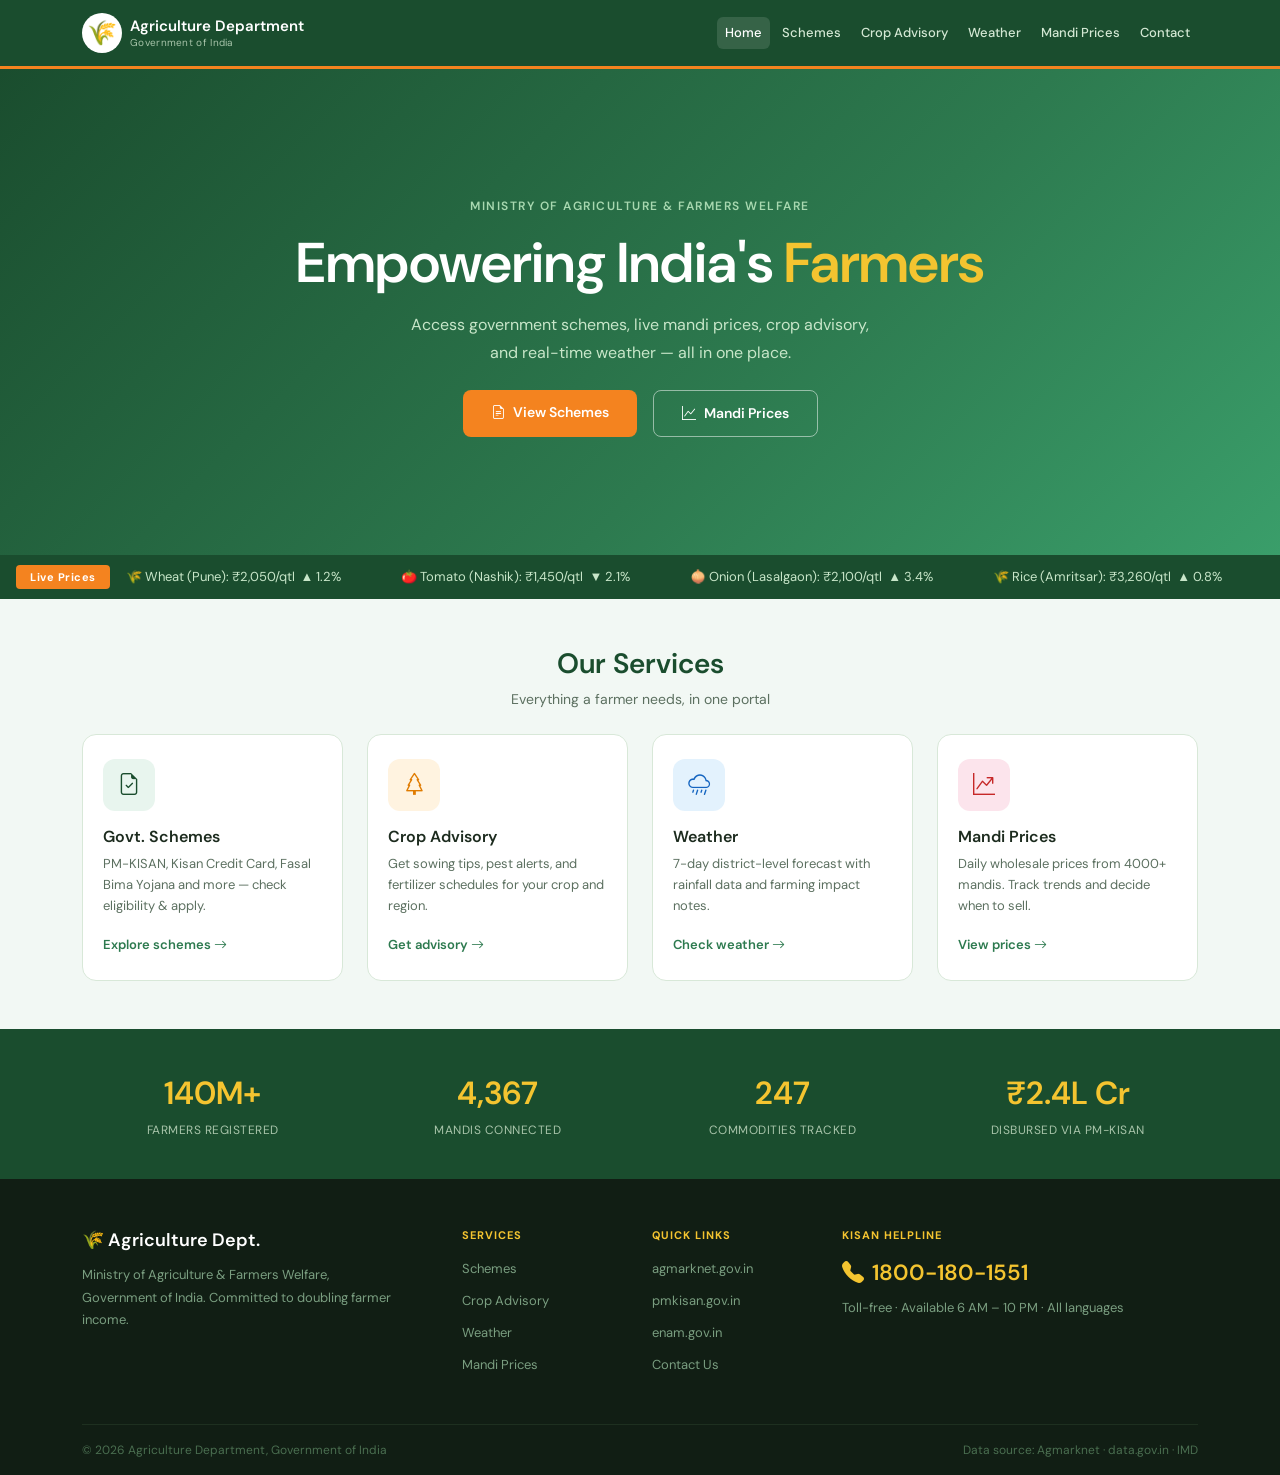
<file: index.html>
<!DOCTYPE html>
<html lang="en">
<head>
  <meta charset="UTF-8" />
  <meta name="viewport" content="width=device-width, initial-scale=1.0" />
  <title>Agriculture Department — Government of India</title>

  <!-- Bootstrap 5 (loaded from CDN, no install needed) -->
  <link href="https://cdn.jsdelivr.net/npm/bootstrap@5.3.3/dist/css/bootstrap.min.css" rel="stylesheet" />

  <!-- Bootstrap Icons -->
  <link href="https://cdn.jsdelivr.net/npm/bootstrap-icons@1.11.3/font/bootstrap-icons.min.css" rel="stylesheet" />

  <!-- Your custom styles -->
  <link href="style.css" rel="stylesheet" />
</head>
<body>

  <!-- ============================================================
       SECTION 1: NAVBAR
       ============================================================ -->
  <nav class="navbar navbar-expand-lg navbar-dark bg-nav sticky-top">
    <div class="container">

      <!-- Logo + Site name -->
      <a class="navbar-brand d-flex align-items-center gap-2" href="index.html">
        <span class="emblem-circle">🌾</span>
        <div>
          <div class="brand-title">Agriculture Department</div>
          <div class="brand-sub">Government of India</div>
        </div>
      </a>

      <!-- Hamburger button (shows on mobile) -->
      <button class="navbar-toggler" type="button"
              data-bs-toggle="collapse" data-bs-target="#navMenu">
        <span class="navbar-toggler-icon"></span>
      </button>

      <!-- Nav links -->
      <div class="collapse navbar-collapse" id="navMenu">
        <ul class="navbar-nav ms-auto gap-1">
          <li class="nav-item"><a class="nav-link active" href="index.html">Home</a></li>
          <li class="nav-item"><a class="nav-link" href="schemes.html">Schemes</a></li>
          <li class="nav-item"><a class="nav-link" href="crop-advisory.html">Crop Advisory</a></li>
          <li class="nav-item"><a class="nav-link" href="weather.html">Weather</a></li>
          <li class="nav-item"><a class="nav-link" href="mandi-prices.html">Mandi Prices</a></li>
          <li class="nav-item"><a class="nav-link" href="contact.html">Contact</a></li>
        </ul>
      </div>

    </div>
  </nav>
  <!-- END NAVBAR -->


  <!-- ============================================================
       SECTION 2: HERO BANNER
       ============================================================ -->
  <section class="hero-section">
    <div class="container text-center py-5">
      <p class="hero-tag">Ministry of Agriculture &amp; Farmers Welfare</p>
      <h1 class="hero-heading">Empowering India's <span class="hero-accent">Farmers</span></h1>
      <p class="hero-sub">
        Access government schemes, live mandi prices, crop advisory,<br class="d-none d-md-block">
        and real-time weather — all in one place.
      </p>
      <div class="d-flex gap-3 justify-content-center flex-wrap mt-4">
        <a href="schemes.html" class="btn btn-hero-primary">
          <i class="bi bi-file-earmark-text me-2"></i>View Schemes
        </a>
        <a href="mandi-prices.html" class="btn btn-hero-outline">
          <i class="bi bi-graph-up me-2"></i>Mandi Prices
        </a>
      </div>
    </div>
  </section>
  <!-- END HERO -->


  <!-- ============================================================
       SECTION 3: MARQUEE — live mandi price ticker
       ============================================================ -->
  <div class="ticker-bar">
    <span class="ticker-label">Live Prices</span>
    <div class="ticker-track">
      <span>🌾 Wheat (Pune): ₹2,050/qtl &nbsp;▲ 1.2%</span>
      <span>🍅 Tomato (Nashik): ₹1,450/qtl &nbsp;▼ 2.1%</span>
      <span>🧅 Onion (Lasalgaon): ₹2,100/qtl &nbsp;▲ 3.4%</span>
      <span>🌾 Rice (Amritsar): ₹3,260/qtl &nbsp;▲ 0.8%</span>
      <span>🥔 Potato (Agra): ₹960/qtl &nbsp;▼ 0.5%</span>
      <span>🫘 Soybean (Indore): ₹4,320/qtl &nbsp;▲ 1.9%</span>
    </div>
  </div>
  <!-- END TICKER -->


  <!-- ============================================================
       SECTION 4: QUICK-ACCESS FEATURE CARDS
       ============================================================ -->
  <section class="py-5 bg-light-green">
    <div class="container">

      <div class="text-center mb-4">
        <h2 class="section-heading">Our Services</h2>
        <p class="section-sub">Everything a farmer needs, in one portal</p>
      </div>

      <div class="row g-4">

        <!-- Card 1: Schemes -->
        <div class="col-12 col-sm-6 col-lg-3">
          <a href="schemes.html" class="feature-card">
            <div class="card-icon bg-icon-green">
              <i class="bi bi-file-earmark-check"></i>
            </div>
            <h3 class="card-title">Govt. Schemes</h3>
            <p class="card-desc">PM-KISAN, Kisan Credit Card, Fasal Bima Yojana and more — check eligibility &amp; apply.</p>
            <span class="card-link">Explore schemes <i class="bi bi-arrow-right"></i></span>
          </a>
        </div>

        <!-- Card 2: Crop Advisory -->
        <div class="col-12 col-sm-6 col-lg-3">
          <a href="crop-advisory.html" class="feature-card">
            <div class="card-icon bg-icon-amber">
              <i class="bi bi-tree"></i>
            </div>
            <h3 class="card-title">Crop Advisory</h3>
            <p class="card-desc">Get sowing tips, pest alerts, and fertilizer schedules for your crop and region.</p>
            <span class="card-link">Get advisory <i class="bi bi-arrow-right"></i></span>
          </a>
        </div>

        <!-- Card 3: Weather -->
        <div class="col-12 col-sm-6 col-lg-3">
          <a href="weather.html" class="feature-card">
            <div class="card-icon bg-icon-blue">
              <i class="bi bi-cloud-rain"></i>
            </div>
            <h3 class="card-title">Weather</h3>
            <p class="card-desc">7-day district-level forecast with rainfall data and farming impact notes.</p>
            <span class="card-link">Check weather <i class="bi bi-arrow-right"></i></span>
          </a>
        </div>

        <!-- Card 4: Mandi Prices -->
        <div class="col-12 col-sm-6 col-lg-3">
          <a href="mandi-prices.html" class="feature-card">
            <div class="card-icon bg-icon-red">
              <i class="bi bi-graph-up-arrow"></i>
            </div>
            <h3 class="card-title">Mandi Prices</h3>
            <p class="card-desc">Daily wholesale prices from 4000+ mandis. Track trends and decide when to sell.</p>
            <span class="card-link">View prices <i class="bi bi-arrow-right"></i></span>
          </a>
        </div>

      </div>
    </div>
  </section>
  <!-- END CARDS -->


  <!-- ============================================================
       SECTION 5: STATS BAR
       ============================================================ -->
  <section class="stats-bar">
    <div class="container">
      <div class="row text-center g-4">
        <div class="col-6 col-md-3">
          <div class="stat-num">140M+</div>
          <div class="stat-label">Farmers Registered</div>
        </div>
        <div class="col-6 col-md-3">
          <div class="stat-num">4,367</div>
          <div class="stat-label">Mandis Connected</div>
        </div>
        <div class="col-6 col-md-3">
          <div class="stat-num">247</div>
          <div class="stat-label">Commodities Tracked</div>
        </div>
        <div class="col-6 col-md-3">
          <div class="stat-num">₹2.4L Cr</div>
          <div class="stat-label">Disbursed via PM-KISAN</div>
        </div>
      </div>
    </div>
  </section>
  <!-- END STATS -->


  <!-- ============================================================
       SECTION 6: FOOTER
       ============================================================ -->
  <footer class="site-footer">
    <div class="container">
      <div class="row g-4">

        <div class="col-12 col-md-4">
          <div class="footer-brand">🌾 Agriculture Dept.</div>
          <p class="footer-about">
            Ministry of Agriculture &amp; Farmers Welfare,<br>
            Government of India. Committed to doubling farmer income.
          </p>
        </div>

        <div class="col-6 col-md-2">
          <div class="footer-heading">Services</div>
          <ul class="footer-links">
            <li><a href="schemes.html">Schemes</a></li>
            <li><a href="crop-advisory.html">Crop Advisory</a></li>
            <li><a href="weather.html">Weather</a></li>
            <li><a href="mandi-prices.html">Mandi Prices</a></li>
          </ul>
        </div>

        <div class="col-6 col-md-2">
          <div class="footer-heading">Quick Links</div>
          <ul class="footer-links">
            <li><a href="#">agmarknet.gov.in</a></li>
            <li><a href="#">pmkisan.gov.in</a></li>
            <li><a href="#">enam.gov.in</a></li>
            <li><a href="contact.html">Contact Us</a></li>
          </ul>
        </div>

        <div class="col-12 col-md-4">
          <div class="footer-heading">Kisan Helpline</div>
          <div class="helpline-num"><i class="bi bi-telephone-fill me-2"></i>1800-180-1551</div>
          <p class="footer-about mt-2">Toll-free · Available 6 AM – 10 PM · All languages</p>
        </div>

      </div>

      <div class="footer-bottom">
        <span>© 2026 Agriculture Department, Government of India</span>
        <span>Data source: Agmarknet · data.gov.in · IMD</span>
      </div>
    </div>
  </footer>
  <!-- END FOOTER -->


  <!-- Bootstrap JS (needed for mobile navbar toggle) -->
  <script src="https://cdn.jsdelivr.net/npm/bootstrap@5.3.3/dist/js/bootstrap.bundle.min.js"></script>

</body>
</html>
</file>
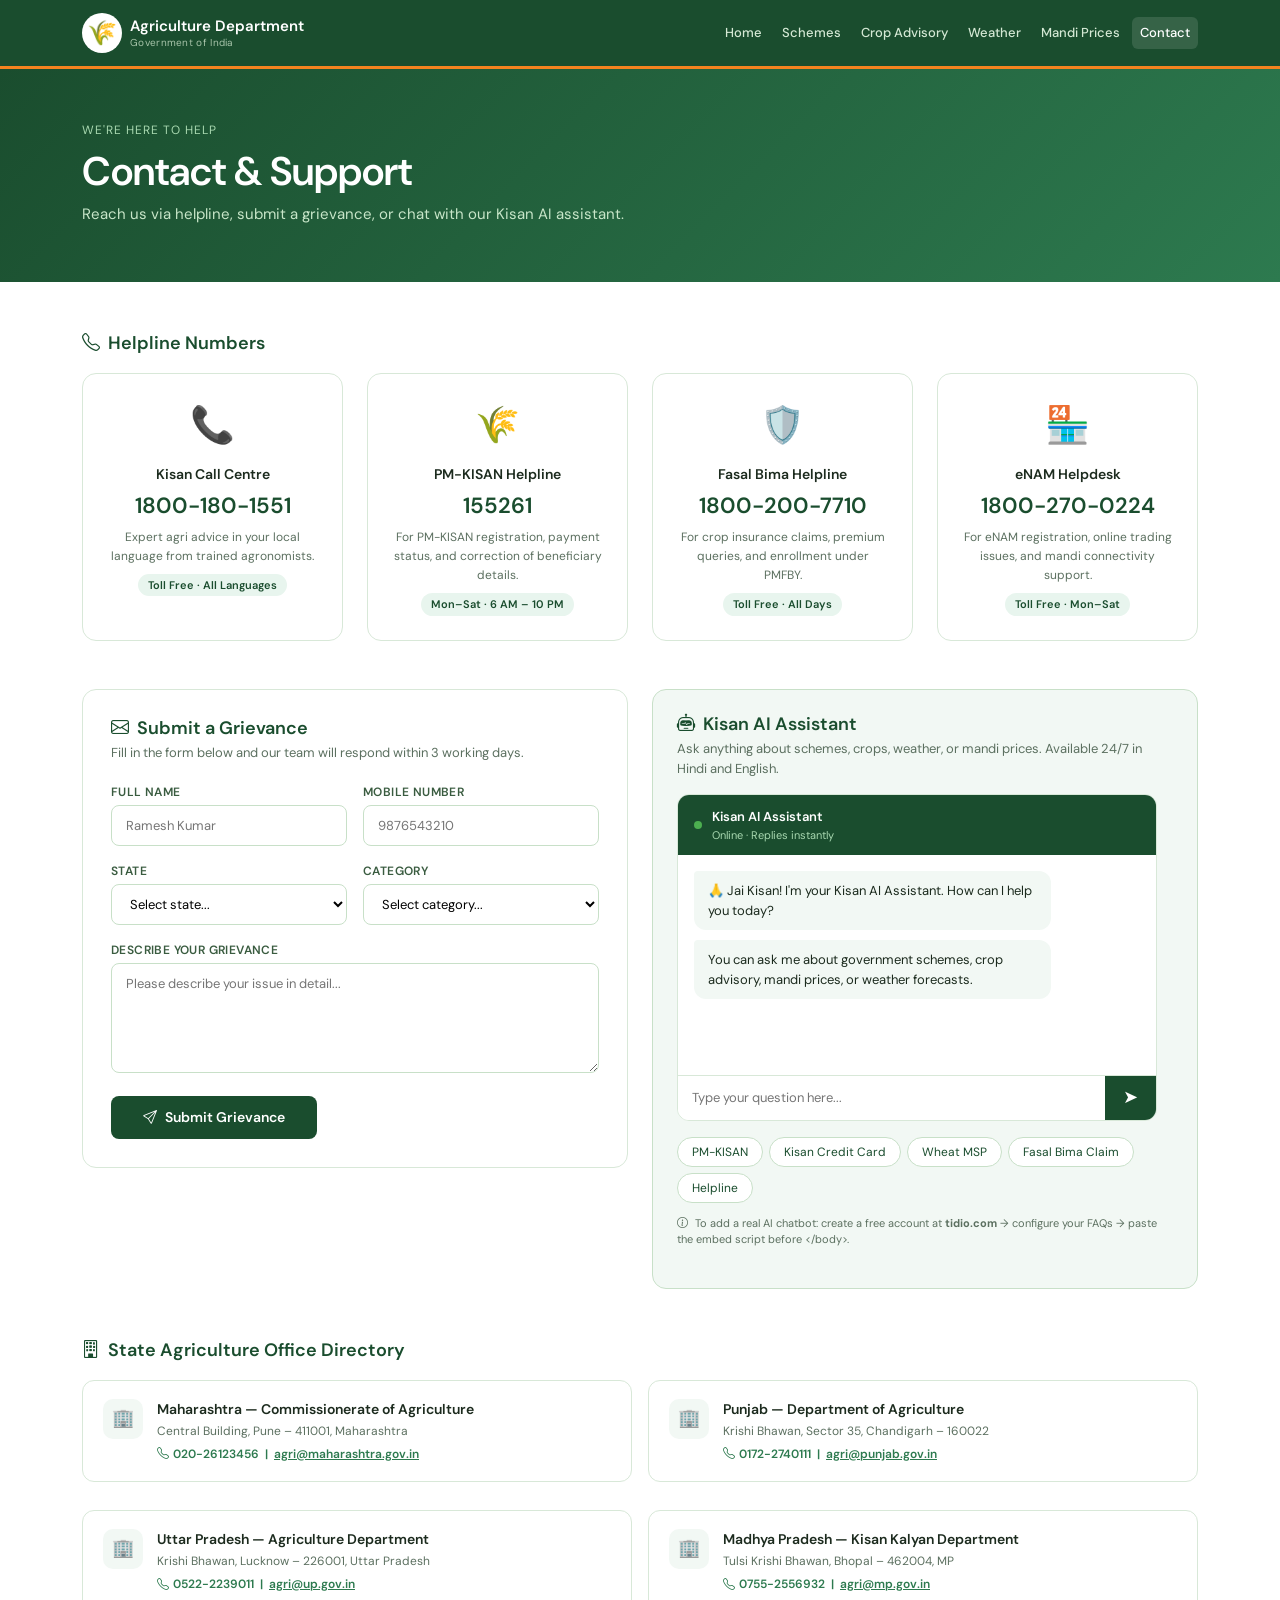
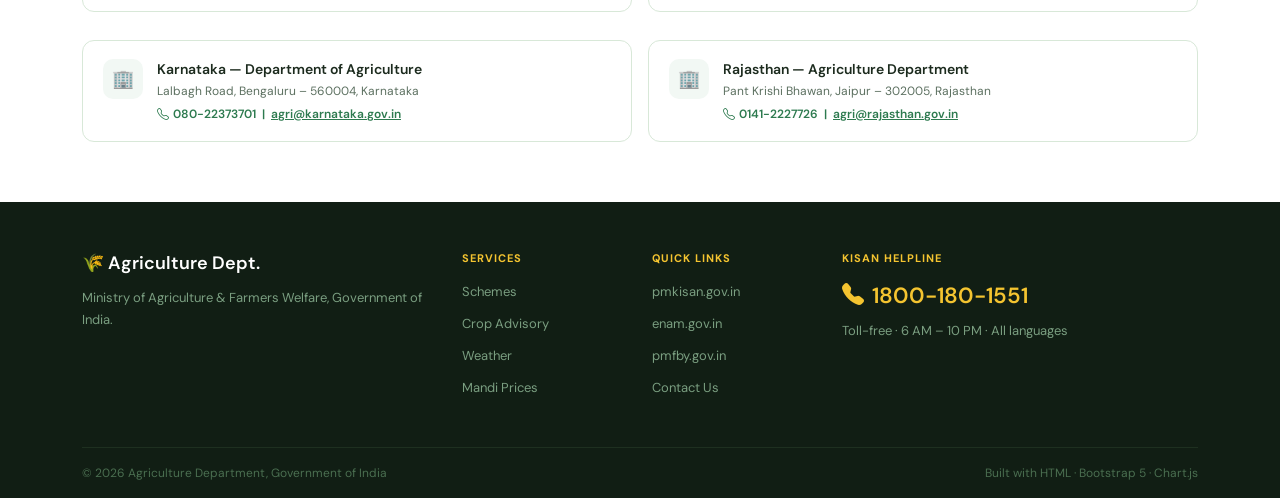
<file: contact.html>
<!DOCTYPE html>
<html lang="en">
<head>
  <meta charset="UTF-8" />
  <meta name="viewport" content="width=device-width, initial-scale=1.0" />
  <title>Contact Us — Agriculture Department of India</title>
  <link href="https://cdn.jsdelivr.net/npm/bootstrap@5.3.3/dist/css/bootstrap.min.css" rel="stylesheet" />
  <link href="https://cdn.jsdelivr.net/npm/bootstrap-icons@1.11.3/font/bootstrap-icons.min.css" rel="stylesheet" />
  <link href="style.css" rel="stylesheet" />
  <style>
    .page-hero { background:linear-gradient(135deg,#1a4d2e,#2d7a4f); padding:52px 0 40px; color:white; }
    .page-hero h1 { font-size:clamp(26px,5vw,40px); font-weight:600; }
    .page-hero p  { font-size:15px; color:#c8e6c9; }

    /* Helpline cards */
    .helpline-card { background:white; border:1px solid #d8e8d8; border-radius:14px; padding:24px; height:100%; text-align:center; transition:transform .2s, box-shadow .2s; }
    .helpline-card:hover { transform:translateY(-3px); box-shadow:0 8px 24px rgba(26,77,46,.1); }
    .helpline-icon { font-size:36px; margin-bottom:12px; }
    .helpline-title { font-size:14px; font-weight:600; color:#1c2b1e; margin-bottom:4px; }
    .helpline-number { font-size:22px; font-weight:600; color:#1a4d2e; margin-bottom:6px; }
    .helpline-desc { font-size:12px; color:#5c7060; line-height:1.6; }
    .helpline-badge { display:inline-block; background:#e8f5ee; color:#1a4d2e; font-size:11px; font-weight:600; padding:3px 10px; border-radius:20px; margin-top:8px; }

    /* Grievance form */
    .form-card { background:white; border:1px solid #d8e8d8; border-radius:14px; padding:28px; }
    .form-card h2 { font-size:18px; font-weight:600; color:#1a4d2e; margin-bottom:4px; }
    .form-card p  { font-size:13px; color:#5c7060; margin-bottom:20px; }
    .form-label-custom { font-size:12px; font-weight:600; color:#3a5c40; text-transform:uppercase; letter-spacing:.4px; display:block; margin-bottom:4px; }
    .form-control-custom {
      border:1px solid #c8e0c8; border-radius:8px; padding:10px 14px;
      font-size:13px; width:100%; background:#fff; font-family:'DM Sans',sans-serif;
      transition:border-color .2s;
    }
    .form-control-custom:focus { outline:none; border-color:#2d7a4f; box-shadow:0 0 0 3px rgba(45,122,79,.1); }
    textarea.form-control-custom { resize:vertical; min-height:110px; }
    .btn-submit { background:#1a4d2e; color:white; border:none; border-radius:8px; padding:11px 32px; font-size:14px; font-weight:600; cursor:pointer; transition:background .2s; }
    .btn-submit:hover { background:#2d7a4f; }
    .success-msg { display:none; background:#e8f5ee; border:1px solid #97c459; border-radius:10px; padding:16px 20px; font-size:13px; color:#1a4d2e; margin-top:16px; }
    .success-msg.show { display:block; }

    /* Office directory */
    .office-card { background:white; border:1px solid #d8e8d8; border-radius:12px; padding:18px 20px; margin-bottom:12px; display:flex; align-items:flex-start; gap:14px; }
    .office-icon { width:40px; height:40px; border-radius:10px; background:#f2f8f4; display:flex; align-items:center; justify-content:center; font-size:18px; flex-shrink:0; }
    .office-name { font-size:14px; font-weight:600; color:#1c2b1e; margin-bottom:2px; }
    .office-addr { font-size:12px; color:#5c7060; line-height:1.6; }
    .office-phone{ font-size:12px; color:#2d7a4f; font-weight:600; margin-top:4px; }

    /* Chatbot section */
    .chatbot-card { background:#f2f8f4; border:1px solid #c8e0c8; border-radius:14px; padding:24px; }
    .chatbot-card h2 { font-size:18px; font-weight:600; color:#1a4d2e; margin-bottom:4px; }
    .chatbot-card p  { font-size:13px; color:#5c7060; margin-bottom:16px; }

    /* Fake chatbot UI */
    .chat-window { background:white; border:1px solid #d8e8d8; border-radius:12px; overflow:hidden; max-width:480px; }
    .chat-header { background:#1a4d2e; padding:12px 16px; display:flex; align-items:center; gap:10px; }
    .chat-header-dot { width:8px; height:8px; border-radius:50%; background:#4caf50; }
    .chat-header-name { font-size:13px; font-weight:600; color:white; }
    .chat-header-status { font-size:11px; color:#a8d8b0; }
    .chat-messages { padding:16px; height:220px; overflow-y:auto; display:flex; flex-direction:column; gap:10px; }
    .msg { max-width:80%; font-size:13px; line-height:1.5; padding:10px 14px; border-radius:12px; }
    .msg-bot  { background:#f2f8f4; color:#1c2b1e; border-radius:4px 12px 12px 12px; align-self:flex-start; }
    .msg-user { background:#1a4d2e; color:white; border-radius:12px 4px 12px 12px; align-self:flex-end; }
    .chat-input-row { display:flex; border-top:1px solid #d8e8d8; }
    .chat-input { flex:1; border:none; padding:12px 14px; font-size:13px; font-family:'DM Sans',sans-serif; background:white; }
    .chat-input:focus { outline:none; }
    .chat-send { background:#1a4d2e; color:white; border:none; padding:0 18px; cursor:pointer; font-size:18px; }
    .chat-send:hover { background:#2d7a4f; }
    .quick-btns { display:flex; flex-wrap:wrap; gap:6px; margin-top:12px; }
    .quick-btn { background:white; border:1px solid #c8e0c8; border-radius:20px; padding:5px 14px; font-size:12px; color:#1a4d2e; cursor:pointer; transition:background .2s; }
    .quick-btn:hover { background:#e8f5ee; }

    /* Section title */
    .sec-title { font-size:18px; font-weight:600; color:#1a4d2e; margin-bottom:16px; display:flex; align-items:center; gap:8px; }
  </style>
</head>
<body>

  <!-- NAVBAR -->
  <nav class="navbar navbar-expand-lg navbar-dark bg-nav sticky-top">
    <div class="container">
      <a class="navbar-brand d-flex align-items-center gap-2" href="index.html">
        <span class="emblem-circle">🌾</span>
        <div><div class="brand-title">Agriculture Department</div><div class="brand-sub">Government of India</div></div>
      </a>
      <button class="navbar-toggler" type="button" data-bs-toggle="collapse" data-bs-target="#navMenu">
        <span class="navbar-toggler-icon"></span>
      </button>
      <div class="collapse navbar-collapse" id="navMenu">
        <ul class="navbar-nav ms-auto gap-1">
          <li class="nav-item"><a class="nav-link" href="index.html">Home</a></li>
          <li class="nav-item"><a class="nav-link" href="schemes.html">Schemes</a></li>
          <li class="nav-item"><a class="nav-link" href="crop-advisory.html">Crop Advisory</a></li>
          <li class="nav-item"><a class="nav-link" href="weather.html">Weather</a></li>
          <li class="nav-item"><a class="nav-link" href="mandi-prices.html">Mandi Prices</a></li>
          <li class="nav-item"><a class="nav-link active" href="contact.html">Contact</a></li>
        </ul>
      </div>
    </div>
  </nav>

  <!-- PAGE HERO -->
  <section class="page-hero">
    <div class="container">
      <p style="font-size:12px;color:#a8d8b0;letter-spacing:1px;text-transform:uppercase;margin-bottom:8px">We're here to help</p>
      <h1>Contact &amp; Support</h1>
      <p>Reach us via helpline, submit a grievance, or chat with our Kisan AI assistant.</p>
    </div>
  </section>

  <div class="container py-5">

    <!-- HELPLINE CARDS -->
    <div class="sec-title"><i class="bi bi-telephone"></i> Helpline Numbers</div>
    <div class="row g-4 mb-5">

      <div class="col-12 col-sm-6 col-lg-3">
        <div class="helpline-card">
          <div class="helpline-icon">📞</div>
          <div class="helpline-title">Kisan Call Centre</div>
          <div class="helpline-number">1800-180-1551</div>
          <div class="helpline-desc">Expert agri advice in your local language from trained agronomists.</div>
          <div class="helpline-badge">Toll Free · All Languages</div>
        </div>
      </div>

      <div class="col-12 col-sm-6 col-lg-3">
        <div class="helpline-card">
          <div class="helpline-icon">🌾</div>
          <div class="helpline-title">PM-KISAN Helpline</div>
          <div class="helpline-number">155261</div>
          <div class="helpline-desc">For PM-KISAN registration, payment status, and correction of beneficiary details.</div>
          <div class="helpline-badge">Mon–Sat · 6 AM – 10 PM</div>
        </div>
      </div>

      <div class="col-12 col-sm-6 col-lg-3">
        <div class="helpline-card">
          <div class="helpline-icon">🛡️</div>
          <div class="helpline-title">Fasal Bima Helpline</div>
          <div class="helpline-number">1800-200-7710</div>
          <div class="helpline-desc">For crop insurance claims, premium queries, and enrollment under PMFBY.</div>
          <div class="helpline-badge">Toll Free · All Days</div>
        </div>
      </div>

      <div class="col-12 col-sm-6 col-lg-3">
        <div class="helpline-card">
          <div class="helpline-icon">🏪</div>
          <div class="helpline-title">eNAM Helpdesk</div>
          <div class="helpline-number">1800-270-0224</div>
          <div class="helpline-desc">For eNAM registration, online trading issues, and mandi connectivity support.</div>
          <div class="helpline-badge">Toll Free · Mon–Sat</div>
        </div>
      </div>

    </div>

    <div class="row g-4 mb-5">

      <!-- GRIEVANCE FORM -->
      <div class="col-12 col-lg-6">
        <div class="form-card">
          <h2><i class="bi bi-envelope me-2"></i>Submit a Grievance</h2>
          <p>Fill in the form below and our team will respond within 3 working days.</p>
          <div class="row g-3">
            <div class="col-12 col-md-6">
              <label class="form-label-custom">Full Name</label>
              <input type="text" class="form-control-custom" id="fname" placeholder="Ramesh Kumar" />
            </div>
            <div class="col-12 col-md-6">
              <label class="form-label-custom">Mobile Number</label>
              <input type="tel" class="form-control-custom" id="fphone" placeholder="9876543210" maxlength="10" />
            </div>
            <div class="col-12 col-md-6">
              <label class="form-label-custom">State</label>
              <select class="form-control-custom" id="fstate">
                <option value="">Select state...</option>
                <option>Maharashtra</option><option>Punjab</option>
                <option>Uttar Pradesh</option><option>Madhya Pradesh</option>
                <option>Karnataka</option><option>Rajasthan</option>
                <option>Andhra Pradesh</option><option>Tamil Nadu</option>
                <option>Gujarat</option><option>Bihar</option>
              </select>
            </div>
            <div class="col-12 col-md-6">
              <label class="form-label-custom">Category</label>
              <select class="form-control-custom" id="fcategory">
                <option value="">Select category...</option>
                <option>PM-KISAN Payment Issue</option>
                <option>Fasal Bima Claim</option>
                <option>Kisan Credit Card</option>
                <option>Mandi Price Dispute</option>
                <option>Scheme Enrollment</option>
                <option>Other</option>
              </select>
            </div>
            <div class="col-12">
              <label class="form-label-custom">Describe your grievance</label>
              <textarea class="form-control-custom" id="fmessage" placeholder="Please describe your issue in detail..."></textarea>
            </div>
            <div class="col-12">
              <button class="btn-submit" onclick="submitGrievance()">
                <i class="bi bi-send me-2"></i>Submit Grievance
              </button>
            </div>
          </div>
          <div class="success-msg" id="successMsg">
            ✅ <strong>Grievance submitted successfully!</strong> Your reference number is <strong id="refNum"></strong>. Our team will contact you within 3 working days.
          </div>
        </div>
      </div>

      <!-- AI CHATBOT -->
      <div class="col-12 col-lg-6">
        <div class="chatbot-card">
          <h2><i class="bi bi-robot me-2"></i>Kisan AI Assistant</h2>
          <p>Ask anything about schemes, crops, weather, or mandi prices. Available 24/7 in Hindi and English.</p>

          <div class="chat-window">
            <div class="chat-header">
              <div class="chat-header-dot"></div>
              <div>
                <div class="chat-header-name">Kisan AI Assistant</div>
                <div class="chat-header-status">Online · Replies instantly</div>
              </div>
            </div>
            <div class="chat-messages" id="chatMessages">
              <div class="msg msg-bot">🙏 Jai Kisan! I'm your Kisan AI Assistant. How can I help you today?</div>
              <div class="msg msg-bot">You can ask me about government schemes, crop advisory, mandi prices, or weather forecasts.</div>
            </div>
            <div class="chat-input-row">
              <input type="text" class="chat-input" id="chatInput" placeholder="Type your question here..." onkeydown="if(event.key==='Enter') sendChat()" />
              <button class="chat-send" onclick="sendChat()">➤</button>
            </div>
          </div>

          <div class="quick-btns mt-3">
            <button class="quick-btn" onclick="quickAsk('What is PM-KISAN scheme?')">PM-KISAN</button>
            <button class="quick-btn" onclick="quickAsk('How to apply for Kisan Credit Card?')">Kisan Credit Card</button>
            <button class="quick-btn" onclick="quickAsk('What is the wheat MSP for 2025-26?')">Wheat MSP</button>
            <button class="quick-btn" onclick="quickAsk('How to claim Fasal Bima?')">Fasal Bima Claim</button>
            <button class="quick-btn" onclick="quickAsk('Kisan helpline number')">Helpline</button>
          </div>

          <p style="font-size:11px;color:#5c7060;margin-top:12px">
            <i class="bi bi-info-circle me-1"></i>
            To add a real AI chatbot: create a free account at <strong>tidio.com</strong> → configure your FAQs → paste the embed script before &lt;/body&gt;.
          </p>
        </div>
      </div>
    </div>

    <!-- OFFICE DIRECTORY -->
    <div class="sec-title"><i class="bi bi-building"></i> State Agriculture Office Directory</div>
    <div class="row g-3">
      <div class="col-12 col-md-6">
        <div class="office-card">
          <div class="office-icon">🏢</div>
          <div>
            <div class="office-name">Maharashtra — Commissionerate of Agriculture</div>
            <div class="office-addr">Central Building, Pune – 411001, Maharashtra</div>
            <div class="office-phone"><i class="bi bi-telephone me-1"></i>020-26123456 &nbsp;|&nbsp; <a href="mailto:agri@maharashtra.gov.in" style="color:#2d7a4f">agri@maharashtra.gov.in</a></div>
          </div>
        </div>
      </div>
      <div class="col-12 col-md-6">
        <div class="office-card">
          <div class="office-icon">🏢</div>
          <div>
            <div class="office-name">Punjab — Department of Agriculture</div>
            <div class="office-addr">Krishi Bhawan, Sector 35, Chandigarh – 160022</div>
            <div class="office-phone"><i class="bi bi-telephone me-1"></i>0172-2740111 &nbsp;|&nbsp; <a href="mailto:agri@punjab.gov.in" style="color:#2d7a4f">agri@punjab.gov.in</a></div>
          </div>
        </div>
      </div>
      <div class="col-12 col-md-6">
        <div class="office-card">
          <div class="office-icon">🏢</div>
          <div>
            <div class="office-name">Uttar Pradesh — Agriculture Department</div>
            <div class="office-addr">Krishi Bhawan, Lucknow – 226001, Uttar Pradesh</div>
            <div class="office-phone"><i class="bi bi-telephone me-1"></i>0522-2239011 &nbsp;|&nbsp; <a href="mailto:agri@up.gov.in" style="color:#2d7a4f">agri@up.gov.in</a></div>
          </div>
        </div>
      </div>
      <div class="col-12 col-md-6">
        <div class="office-card">
          <div class="office-icon">🏢</div>
          <div>
            <div class="office-name">Madhya Pradesh — Kisan Kalyan Department</div>
            <div class="office-addr">Tulsi Krishi Bhawan, Bhopal – 462004, MP</div>
            <div class="office-phone"><i class="bi bi-telephone me-1"></i>0755-2556932 &nbsp;|&nbsp; <a href="mailto:agri@mp.gov.in" style="color:#2d7a4f">agri@mp.gov.in</a></div>
          </div>
        </div>
      </div>
      <div class="col-12 col-md-6">
        <div class="office-card">
          <div class="office-icon">🏢</div>
          <div>
            <div class="office-name">Karnataka — Department of Agriculture</div>
            <div class="office-addr">Lalbagh Road, Bengaluru – 560004, Karnataka</div>
            <div class="office-phone"><i class="bi bi-telephone me-1"></i>080-22373701 &nbsp;|&nbsp; <a href="mailto:agri@karnataka.gov.in" style="color:#2d7a4f">agri@karnataka.gov.in</a></div>
          </div>
        </div>
      </div>
      <div class="col-12 col-md-6">
        <div class="office-card">
          <div class="office-icon">🏢</div>
          <div>
            <div class="office-name">Rajasthan — Agriculture Department</div>
            <div class="office-addr">Pant Krishi Bhawan, Jaipur – 302005, Rajasthan</div>
            <div class="office-phone"><i class="bi bi-telephone me-1"></i>0141-2227726 &nbsp;|&nbsp; <a href="mailto:agri@rajasthan.gov.in" style="color:#2d7a4f">agri@rajasthan.gov.in</a></div>
          </div>
        </div>
      </div>
    </div>

  </div>

  <!-- FOOTER -->
  <footer class="site-footer">
    <div class="container">
      <div class="row g-4">
        <div class="col-12 col-md-4">
          <div class="footer-brand">🌾 Agriculture Dept.</div>
          <p class="footer-about">Ministry of Agriculture &amp; Farmers Welfare, Government of India.</p>
        </div>
        <div class="col-6 col-md-2">
          <div class="footer-heading">Services</div>
          <ul class="footer-links">
            <li><a href="schemes.html">Schemes</a></li>
            <li><a href="crop-advisory.html">Crop Advisory</a></li>
            <li><a href="weather.html">Weather</a></li>
            <li><a href="mandi-prices.html">Mandi Prices</a></li>
          </ul>
        </div>
        <div class="col-6 col-md-2">
          <div class="footer-heading">Quick Links</div>
          <ul class="footer-links">
            <li><a href="#">pmkisan.gov.in</a></li>
            <li><a href="#">enam.gov.in</a></li>
            <li><a href="#">pmfby.gov.in</a></li>
            <li><a href="contact.html">Contact Us</a></li>
          </ul>
        </div>
        <div class="col-12 col-md-4">
          <div class="footer-heading">Kisan Helpline</div>
          <div class="helpline-num"><i class="bi bi-telephone-fill me-2"></i>1800-180-1551</div>
          <p class="footer-about mt-2">Toll-free · 6 AM – 10 PM · All languages</p>
        </div>
      </div>
      <div class="footer-bottom">
        <span>© 2026 Agriculture Department, Government of India</span>
        <span>Built with HTML · Bootstrap 5 · Chart.js</span>
      </div>
    </div>
  </footer>

  <script src="https://cdn.jsdelivr.net/npm/bootstrap@5.3.3/dist/js/bootstrap.bundle.min.js"></script>
  <script>
  /* ── Grievance form ── */
  function submitGrievance() {
    const name     = document.getElementById('fname').value.trim();
    const phone    = document.getElementById('fphone').value.trim();
    const state    = document.getElementById('fstate').value;
    const category = document.getElementById('fcategory').value;
    const message  = document.getElementById('fmessage').value.trim();

    if (!name || !phone || !state || !category || !message) {
      alert('Please fill in all fields before submitting.'); return;
    }
    if (phone.length !== 10 || isNaN(phone)) {
      alert('Please enter a valid 10-digit mobile number.'); return;
    }

    const ref = 'GRV-' + Date.now().toString().slice(-6);
    document.getElementById('refNum').textContent = ref;
    document.getElementById('successMsg').classList.add('show');
    document.getElementById('fname').value = '';
    document.getElementById('fphone').value = '';
    document.getElementById('fstate').value = '';
    document.getElementById('fcategory').value = '';
    document.getElementById('fmessage').value = '';
  }

  /* ── Chatbot ── */
  const botReplies = {
    'pm-kisan': 'PM-KISAN gives ₹6,000/year (in 3 installments of ₹2,000) directly to farmer bank accounts. All landholding farmers are eligible. Register at pmkisan.gov.in or your nearest CSC.',
    'kisan credit card': 'Kisan Credit Card (KCC) provides short-term credit up to ₹3 lakh at just 4% interest per year. Apply at any nationalised bank or NABARD-linked cooperative bank with your land records.',
    'wheat msp': 'The Minimum Support Price (MSP) for Wheat in 2025-26 is ₹2,425 per quintal, announced by the Government of India under CACP recommendations.',
    'fasal bima': 'To claim PMFBY insurance: notify your bank or insurance company within 72 hours of crop damage. Submit claim form with photos. Settlement happens within 30 days of harvest data.',
    'helpline': 'Main helplines:\n• Kisan Call Centre: 1800-180-1551 (toll-free)\n• PM-KISAN: 155261\n• Fasal Bima: 1800-200-7710\n• eNAM: 1800-270-0224',
    'rice msp': 'MSP for Common Rice (Kharif 2025-26) is ₹2,300 per quintal. For Grade A rice it is ₹2,320 per quintal.',
    'soybean msp': 'MSP for Soybean (Yellow) in Kharif 2025-26 is ₹4,892 per quintal.',
    'cotton msp': 'MSP for Cotton (Medium Staple) in 2025-26 is ₹7,121 per quintal.',
    'weather': 'Check our Weather Dashboard page for 7-day district-level forecast with farming impact advisory!',
    'mandi': 'Check our Mandi Prices page for daily wholesale prices from 4000+ mandis across India with 7-day trend charts.',
    'default': "I'm sorry, I didn't quite understand that. Please try asking about: PM-KISAN, Kisan Credit Card, MSP prices, Fasal Bima claims, or helpline numbers. Or call 1800-180-1551 to speak with an expert."
  };

  function getBotReply(msg) {
    const m = msg.toLowerCase();
    for (const key in botReplies) {
      if (key !== 'default' && m.includes(key)) return botReplies[key];
    }
    return botReplies['default'];
  }

  function addMessage(text, type) {
    const box = document.getElementById('chatMessages');
    const div = document.createElement('div');
    div.className = 'msg msg-' + type;
    div.textContent = text;
    box.appendChild(div);
    box.scrollTop = box.scrollHeight;
  }

  function sendChat() {
    const input = document.getElementById('chatInput');
    const text  = input.value.trim();
    if (!text) return;
    addMessage(text, 'user');
    input.value = '';
    setTimeout(() => addMessage(getBotReply(text), 'bot'), 600);
  }

  function quickAsk(question) {
    document.getElementById('chatInput').value = question;
    sendChat();
  }
  </script>
</body>
</html>
</file>
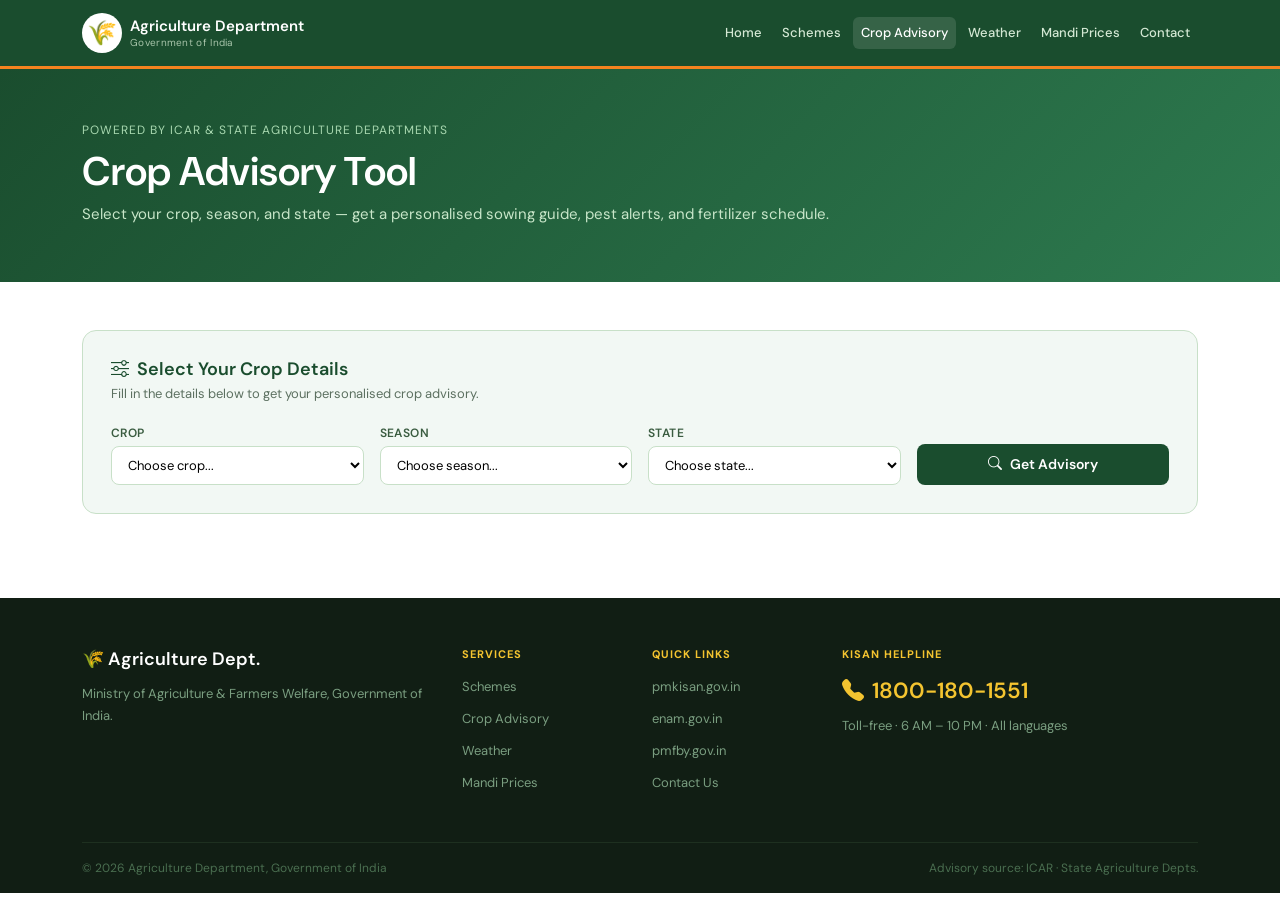
<file: crop-advisory.html>
<!DOCTYPE html>
<html lang="en">
<head>
  <meta charset="UTF-8" />
  <meta name="viewport" content="width=device-width, initial-scale=1.0" />
  <title>Crop Advisory — Agriculture Department of India</title>
  <link href="https://cdn.jsdelivr.net/npm/bootstrap@5.3.3/dist/css/bootstrap.min.css" rel="stylesheet" />
  <link href="https://cdn.jsdelivr.net/npm/bootstrap-icons@1.11.3/font/bootstrap-icons.min.css" rel="stylesheet" />
  <link href="style.css" rel="stylesheet" />
  <style>
    .page-hero { background: linear-gradient(135deg,#1a4d2e,#2d7a4f); padding:52px 0 40px; color:white; }
    .page-hero h1 { font-size:clamp(26px,5vw,40px); font-weight:600; }
    .page-hero p  { font-size:15px; color:#c8e6c9; }

    /* Selector box */
    .selector-box { background:#f2f8f4; border:1px solid #c8e0c8; border-radius:14px; padding:28px; margin-bottom:36px; }
    .selector-box h2 { font-size:18px; font-weight:600; color:#1a4d2e; margin-bottom:4px; }
    .selector-box p  { font-size:13px; color:#5c7060; margin-bottom:20px; }
    .selector-box label { font-size:12px; font-weight:600; color:#3a5c40; text-transform:uppercase; letter-spacing:.4px; display:block; margin-bottom:4px; }
    .selector-box select {
      border:1px solid #c8e0c8; border-radius:8px; padding:9px 12px;
      font-size:13px; width:100%; background:#fff;
    }
    .selector-box select:focus { outline:none; border-color:#2d7a4f; }
    .btn-get-advisory {
      background:#1a4d2e; color:white; border:none; border-radius:8px;
      padding:10px 28px; font-size:14px; font-weight:600; cursor:pointer;
      transition:background .2s; width:100%;
    }
    .btn-get-advisory:hover { background:#2d7a4f; }

    /* Advisory output */
    .advisory-output { display:none; }
    .advisory-output.show { display:block; }

    .advisory-header { background:white; border:1px solid #d8e8d8; border-radius:14px; padding:20px 24px; margin-bottom:20px; display:flex; align-items:center; gap:16px; }
    .advisory-crop-icon { font-size:40px; }
    .advisory-crop-name { font-size:20px; font-weight:600; color:#1a4d2e; }
    .advisory-crop-meta { font-size:13px; color:#5c7060; margin-top:2px; }

    /* Info cards */
    .info-card { background:white; border:1px solid #d8e8d8; border-radius:14px; padding:20px; height:100%; }
    .info-card-title { font-size:13px; font-weight:600; color:#1a4d2e; text-transform:uppercase; letter-spacing:.5px; margin-bottom:14px; display:flex; align-items:center; gap:7px; }
    .info-card-title i { font-size:16px; }
    .info-row { display:flex; justify-content:space-between; align-items:center; padding:8px 0; border-bottom:1px solid #f0f5f0; font-size:13px; }
    .info-row:last-child { border-bottom:none; }
    .info-key { color:#5c7060; }
    .info-val { font-weight:500; color:#1c2b1e; text-align:right; max-width:55%; }

    /* Timeline */
    .timeline { position:relative; padding-left:24px; }
    .timeline::before { content:''; position:absolute; left:8px; top:0; bottom:0; width:2px; background:#d8e8d8; }
    .tl-item { position:relative; padding-bottom:20px; }
    .tl-item:last-child { padding-bottom:0; }
    .tl-dot { position:absolute; left:-20px; top:3px; width:12px; height:12px; border-radius:50%; background:#2d7a4f; border:2px solid white; box-shadow:0 0 0 2px #2d7a4f; }
    .tl-month { font-size:11px; font-weight:600; color:#2d7a4f; text-transform:uppercase; letter-spacing:.5px; margin-bottom:2px; }
    .tl-task  { font-size:13px; color:#1c2b1e; font-weight:500; }
    .tl-desc  { font-size:12px; color:#5c7060; margin-top:2px; line-height:1.5; }

    /* Pest alert */
    .pest-alert { background:#fff8e1; border:1px solid #ffe082; border-radius:10px; padding:14px 16px; margin-bottom:10px; }
    .pest-name  { font-size:13px; font-weight:600; color:#e65100; margin-bottom:3px; }
    .pest-desc  { font-size:12px; color:#5c7060; margin-bottom:6px; line-height:1.5; }
    .pest-remedy{ font-size:12px; color:#1a4d2e; font-weight:500; }

    /* Tips */
    .tip-pill { background:#f2f8f4; border:1px solid #c8e0c8; border-radius:10px; padding:12px 14px; margin-bottom:10px; font-size:13px; color:#1c2b1e; display:flex; gap:10px; align-items:flex-start; line-height:1.55; }
    .tip-pill i { color:#2d7a4f; font-size:16px; flex-shrink:0; margin-top:1px; }
  </style>
</head>
<body>

  <!-- NAVBAR -->
  <nav class="navbar navbar-expand-lg navbar-dark bg-nav sticky-top">
    <div class="container">
      <a class="navbar-brand d-flex align-items-center gap-2" href="index.html">
        <span class="emblem-circle">🌾</span>
        <div><div class="brand-title">Agriculture Department</div><div class="brand-sub">Government of India</div></div>
      </a>
      <button class="navbar-toggler" type="button" data-bs-toggle="collapse" data-bs-target="#navMenu">
        <span class="navbar-toggler-icon"></span>
      </button>
      <div class="collapse navbar-collapse" id="navMenu">
        <ul class="navbar-nav ms-auto gap-1">
          <li class="nav-item"><a class="nav-link" href="index.html">Home</a></li>
          <li class="nav-item"><a class="nav-link" href="schemes.html">Schemes</a></li>
          <li class="nav-item"><a class="nav-link active" href="crop-advisory.html">Crop Advisory</a></li>
          <li class="nav-item"><a class="nav-link" href="weather.html">Weather</a></li>
          <li class="nav-item"><a class="nav-link" href="mandi-prices.html">Mandi Prices</a></li>
          <li class="nav-item"><a class="nav-link" href="contact.html">Contact</a></li>
        </ul>
      </div>
    </div>
  </nav>

  <!-- PAGE HERO -->
  <section class="page-hero">
    <div class="container">
      <p style="font-size:12px;color:#a8d8b0;letter-spacing:1px;text-transform:uppercase;margin-bottom:8px">Powered by ICAR &amp; State Agriculture Departments</p>
      <h1>Crop Advisory Tool</h1>
      <p>Select your crop, season, and state — get a personalised sowing guide, pest alerts, and fertilizer schedule.</p>
    </div>
  </section>

  <div class="container py-5">

    <!-- SELECTOR -->
    <div class="selector-box">
      <h2><i class="bi bi-sliders me-2"></i>Select Your Crop Details</h2>
      <p>Fill in the details below to get your personalised crop advisory.</p>
      <div class="row g-3 align-items-end">
        <div class="col-12 col-md-3">
          <label>Crop</label>
          <select id="cropSel">
            <option value="">Choose crop...</option>
            <option value="wheat">🌾 Wheat</option>
            <option value="rice">🍚 Rice</option>
            <option value="cotton">🌿 Cotton</option>
            <option value="tomato">🍅 Tomato</option>
            <option value="onion">🧅 Onion</option>
            <option value="soybean">🫘 Soybean</option>
          </select>
        </div>
        <div class="col-12 col-md-3">
          <label>Season</label>
          <select id="seasonSel">
            <option value="">Choose season...</option>
            <option value="kharif">Kharif (Jun–Oct)</option>
            <option value="rabi">Rabi (Nov–Mar)</option>
            <option value="zaid">Zaid (Mar–Jun)</option>
          </select>
        </div>
        <div class="col-12 col-md-3">
          <label>State</label>
          <select id="stateSel">
            <option value="">Choose state...</option>
            <option value="maharashtra">Maharashtra</option>
            <option value="punjab">Punjab</option>
            <option value="up">Uttar Pradesh</option>
            <option value="mp">Madhya Pradesh</option>
            <option value="karnataka">Karnataka</option>
            <option value="rajasthan">Rajasthan</option>
          </select>
        </div>
        <div class="col-12 col-md-3">
          <button class="btn-get-advisory" onclick="getAdvisory()">
            <i class="bi bi-search me-2"></i>Get Advisory
          </button>
        </div>
      </div>
    </div>

    <!-- ADVISORY OUTPUT (hidden until button clicked) -->
    <div class="advisory-output" id="advisoryOutput">

      <!-- Header -->
      <div class="advisory-header">
        <div class="advisory-crop-icon" id="outIcon"></div>
        <div>
          <div class="advisory-crop-name" id="outTitle"></div>
          <div class="advisory-crop-meta" id="outMeta"></div>
        </div>
      </div>

      <div class="row g-4">

        <!-- Crop info -->
        <div class="col-12 col-lg-4">
          <div class="info-card">
            <div class="info-card-title"><i class="bi bi-info-circle"></i> Crop Overview</div>
            <div id="cropInfo"></div>
          </div>
        </div>

        <!-- Fertilizer schedule -->
        <div class="col-12 col-lg-4">
          <div class="info-card">
            <div class="info-card-title"><i class="bi bi-droplet"></i> Fertilizer Schedule</div>
            <div id="fertInfo"></div>
          </div>
        </div>

        <!-- Water requirements -->
        <div class="col-12 col-lg-4">
          <div class="info-card">
            <div class="info-card-title"><i class="bi bi-moisture"></i> Water Requirements</div>
            <div id="waterInfo"></div>
          </div>
        </div>

        <!-- Sowing timeline -->
        <div class="col-12 col-lg-6">
          <div class="info-card">
            <div class="info-card-title"><i class="bi bi-calendar3"></i> Sowing &amp; Harvest Timeline</div>
            <div class="timeline" id="timeline"></div>
          </div>
        </div>

        <!-- Pest alerts -->
        <div class="col-12 col-lg-6">
          <div class="info-card">
            <div class="info-card-title"><i class="bi bi-bug"></i> Common Pest &amp; Disease Alerts</div>
            <div id="pestInfo"></div>
          </div>
        </div>

        <!-- Best practices -->
        <div class="col-12">
          <div class="info-card">
            <div class="info-card-title"><i class="bi bi-lightbulb"></i> Best Practices &amp; Tips</div>
            <div class="row g-2" id="tipsInfo"></div>
          </div>
        </div>

      </div>
    </div>

  </div>

  <!-- FOOTER -->
  <footer class="site-footer">
    <div class="container">
      <div class="row g-4">
        <div class="col-12 col-md-4">
          <div class="footer-brand">🌾 Agriculture Dept.</div>
          <p class="footer-about">Ministry of Agriculture &amp; Farmers Welfare, Government of India.</p>
        </div>
        <div class="col-6 col-md-2">
          <div class="footer-heading">Services</div>
          <ul class="footer-links">
            <li><a href="schemes.html">Schemes</a></li>
            <li><a href="crop-advisory.html">Crop Advisory</a></li>
            <li><a href="weather.html">Weather</a></li>
            <li><a href="mandi-prices.html">Mandi Prices</a></li>
          </ul>
        </div>
        <div class="col-6 col-md-2">
          <div class="footer-heading">Quick Links</div>
          <ul class="footer-links">
            <li><a href="#">pmkisan.gov.in</a></li>
            <li><a href="#">enam.gov.in</a></li>
            <li><a href="#">pmfby.gov.in</a></li>
            <li><a href="contact.html">Contact Us</a></li>
          </ul>
        </div>
        <div class="col-12 col-md-4">
          <div class="footer-heading">Kisan Helpline</div>
          <div class="helpline-num"><i class="bi bi-telephone-fill me-2"></i>1800-180-1551</div>
          <p class="footer-about mt-2">Toll-free · 6 AM – 10 PM · All languages</p>
        </div>
      </div>
      <div class="footer-bottom">
        <span>© 2026 Agriculture Department, Government of India</span>
        <span>Advisory source: ICAR · State Agriculture Depts.</span>
      </div>
    </div>
  </footer>

  <script src="https://cdn.jsdelivr.net/npm/bootstrap@5.3.3/dist/js/bootstrap.bundle.min.js"></script>
  <script>
  const cropData = {
    wheat: {
      icon:'🌾', name:'Wheat', badge:'Rabi Crop',
      info:[
        {k:'Scientific name', v:'Triticum aestivum'},
        {k:'Duration',        v:'120–150 days'},
        {k:'Ideal temperature',v:'15–25°C'},
        {k:'Ideal soil',      v:'Loamy / Clay loam'},
        {k:'Avg. yield',      v:'40–50 qtl/hectare'},
        {k:'MSP (2025–26)',   v:'₹2,425/qtl'},
      ],
      fert:[
        {k:'Basal dose (at sowing)', v:'120 kg Urea + 155 kg DAP'},
        {k:'First top dress (21 days)',v:'65 kg Urea'},
        {k:'Second top dress (42 days)',v:'65 kg Urea'},
        {k:'Zinc deficiency',        v:'Spray ZnSO₄ 0.5%'},
      ],
      water:[
        {k:'Total irrigations',  v:'5–6 times'},
        {k:'Crown root (21 days)',v:'Most critical'},
        {k:'Tillering (45 days)',v:'Important'},
        {k:'Grain filling',      v:'Essential'},
        {k:'Total water needed', v:'350–450 mm'},
      ],
      timeline:[
        {month:'November',   task:'Land preparation & sowing', desc:'Deep ploughing, seed treatment with fungicide. Sow at 100–125 kg/hectare.'},
        {month:'December',   task:'First irrigation + top dressing', desc:'Apply first dose of urea after 21 days.'},
        {month:'January',    task:'Weed control', desc:'Apply herbicide Isoproturon to control narrow-leaf weeds.'},
        {month:'February',   task:'Second irrigation', desc:'Tillering stage — critical for yield formation.'},
        {month:'March',      task:'Monitor for rust disease', desc:'Watch for yellow/brown rust. Spray Propiconazole if spotted.'},
        {month:'April',      task:'Harvest', desc:'Harvest when grain moisture is below 14%. Use combine harvester.'},
      ],
      pests:[
        {name:'Yellow Rust', desc:'Yellow stripes on leaves, spreads rapidly in cool humid weather.', remedy:'Remedy: Spray Propiconazole 25EC @ 0.1% at first sign.'},
        {name:'Aphids',      desc:'Suck sap from leaves and ears. Appear in Feb–March.', remedy:'Remedy: Spray Dimethoate 30EC @ 1ml/litre water.'},
        {name:'Loose Smut',  desc:'Entire ear turns into black powder. Seed-borne disease.', remedy:'Remedy: Seed treatment with Carboxin 75WP before sowing.'},
      ],
      tips:['Use certified seed varieties like HD-3086 or PBW-343 for best yield','Avoid waterlogging — ensure proper field drainage before sowing','Do soil testing before applying fertilizers to avoid over-application','Use drip or sprinkler irrigation to save 30% water compared to flood irrigation','Store harvested wheat at less than 12% moisture to prevent fungal damage'],
    },
    rice: {
      icon:'🍚', name:'Rice', badge:'Kharif Crop',
      info:[
        {k:'Scientific name',  v:'Oryza sativa'},
        {k:'Duration',         v:'90–150 days'},
        {k:'Ideal temperature',v:'25–35°C'},
        {k:'Ideal soil',       v:'Clay / Clay loam'},
        {k:'Avg. yield',       v:'25–35 qtl/hectare'},
        {k:'MSP (2025–26)',    v:'₹2,300/qtl'},
      ],
      fert:[
        {k:'Basal dose',         v:'50 kg DAP + 60 kg MOP/ha'},
        {k:'Top dress 1 (21 days)',v:'60 kg Urea/ha'},
        {k:'Top dress 2 (45 days)',v:'60 kg Urea/ha'},
        {k:'Zinc spray',         v:'ZnSO₄ 0.5% if deficient'},
      ],
      water:[
        {k:'Nursery stage',     v:'Keep moist, not flooded'},
        {k:'Transplanting',     v:'5 cm standing water'},
        {k:'Tillering',         v:'2–5 cm standing water'},
        {k:'Grain filling',     v:'Alternate wet & dry'},
        {k:'Total water needed',v:'1200–2000 mm'},
      ],
      timeline:[
        {month:'June',     task:'Nursery preparation', desc:'Prepare nursery beds, sow seeds. Nursery ready in 25–30 days.'},
        {month:'July',     task:'Transplanting', desc:'Transplant seedlings at 20×15 cm spacing. 2–3 seedlings per hill.'},
        {month:'August',   task:'Weed & pest management', desc:'Apply pre-emergence herbicide. Watch for stem borer.'},
        {month:'September',task:'Top dressing', desc:'Apply second dose of urea at panicle initiation stage.'},
        {month:'October',  task:'Drain field', desc:'Stop irrigation 10 days before harvest for easy harvesting.'},
        {month:'November', task:'Harvest', desc:'Harvest at 80% grain maturity. Thresh and dry to 14% moisture.'},
      ],
      pests:[
        {name:'Stem Borer',    desc:'Larvae bore into stem causing "dead heart" in vegetative stage.', remedy:'Remedy: Apply Chlorpyriphos granules @ 10 kg/ha at 30 DT.'},
        {name:'Brown Plant Hopper', desc:'Hopper burn — circular brown patches in field.', remedy:'Remedy: Spray Imidacloprid 17.8SL @ 0.3ml/litre.'},
        {name:'Blast Disease', desc:'Diamond-shaped lesions on leaves. Spreads in humid conditions.', remedy:'Remedy: Spray Tricyclazole 75WP @ 0.6g/litre water.'},
      ],
      tips:['Use short-duration varieties like Pusa Basmati 1509 to save water','System of Rice Intensification (SRI) can reduce water use by 40%','Maintain alternate wetting and drying after tillering stage','Do not burn paddy straw — incorporate into soil as organic matter','Avoid transplanting in waterlogged conditions to prevent root damage'],
    },
    cotton: {
      icon:'🌿', name:'Cotton', badge:'Kharif Crop',
      info:[
        {k:'Scientific name',  v:'Gossypium hirsutum'},
        {k:'Duration',         v:'150–180 days'},
        {k:'Ideal temperature',v:'25–35°C'},
        {k:'Ideal soil',       v:'Black cotton soil (Vertisol)'},
        {k:'Avg. yield',       v:'15–20 qtl/hectare'},
        {k:'MSP (2025–26)',    v:'₹7,121/qtl'},
      ],
      fert:[
        {k:'Basal dose',          v:'62 kg DAP + 50 kg MOP/ha'},
        {k:'Top dress 1 (30 days)',v:'65 kg Urea/ha'},
        {k:'Top dress 2 (60 days)',v:'65 kg Urea/ha'},
        {k:'Boron spray',         v:'0.2% at flowering stage'},
      ],
      water:[
        {k:'Germination',       v:'Light irrigation only'},
        {k:'Flowering (60 days)',v:'Critical — avoid stress'},
        {k:'Boll development',  v:'Regular irrigation'},
        {k:'Boll opening',      v:'Stop irrigation'},
        {k:'Total water needed',v:'700–1200 mm'},
      ],
      timeline:[
        {month:'May',      task:'Land preparation', desc:'Deep summer ploughing. Apply FYM @ 10 tonnes/ha.'},
        {month:'June',     task:'Sowing', desc:'Sow after first monsoon rain. Spacing 90×60 cm for Bt cotton.'},
        {month:'July',     task:'Gap filling & weeding', desc:'Fill gaps within 10 days. First weeding at 30 days.'},
        {month:'August',   task:'Pest scouting', desc:'Monitor for pink bollworm and whitefly weekly.'},
        {month:'September',task:'Flowering & boll set', desc:'Most critical period. Avoid water or nutrient stress.'},
        {month:'Nov–Dec',  task:'Picking', desc:'Pick every 15 days. 3–4 pickings per season.'},
      ],
      pests:[
        {name:'Pink Bollworm', desc:'Most damaging pest. Larvae feed on seeds inside bolls.', remedy:'Remedy: Use pheromone traps for monitoring. Spray Spinosad 45SC.'},
        {name:'Whitefly',      desc:'Transmits leaf curl virus. Causes honeydew on leaves.', remedy:'Remedy: Spray Thiamethoxam 25WG @ 0.3g/litre water.'},
        {name:'Leaf Curl Virus',desc:'Upward leaf curling, vein thickening. Spread by whitefly.', remedy:'Remedy: No cure — remove infected plants. Control whitefly.'},
      ],
      tips:['Use Bt cotton hybrids approved by the state for bollworm resistance','Pheromone traps @ 5/acre help monitor pink bollworm early','Avoid excessive nitrogen — causes vegetative growth at expense of bolls','Inter-cropping with green gram improves soil health and gives extra income','Pick cotton in dry weather to maintain quality and avoid price reduction'],
    },
    tomato: {
      icon:'🍅', name:'Tomato', badge:'Horticulture Crop',
      info:[
        {k:'Scientific name',  v:'Solanum lycopersicum'},
        {k:'Duration',         v:'60–90 days after transplant'},
        {k:'Ideal temperature',v:'20–27°C'},
        {k:'Ideal soil',       v:'Well-drained loamy soil'},
        {k:'Avg. yield',       v:'250–400 qtl/hectare'},
        {k:'Season',           v:'All year (protected also)'},
      ],
      fert:[
        {k:'Basal dose',           v:'20T FYM + 150kg SSP + 50kg MOP'},
        {k:'Top dress 1 (15 DAT)', v:'50 kg Urea/ha'},
        {k:'Top dress 2 (30 DAT)', v:'50 kg Urea + 25 kg MOP'},
        {k:'Foliar spray',         v:'0.5% KNO₃ at fruiting'},
      ],
      water:[
        {k:'After transplanting', v:'Daily for 1 week'},
        {k:'Vegetative stage',    v:'Every 5–7 days'},
        {k:'Flowering stage',     v:'Every 3–4 days (critical)'},
        {k:'Fruit development',   v:'Regular, avoid fluctuation'},
        {k:'Best method',         v:'Drip irrigation'},
      ],
      timeline:[
        {month:'Week 1–4',  task:'Nursery raising', desc:'Sow seeds in pro-trays or nursery beds. Transplant at 25–30 days.'},
        {month:'Month 2',   task:'Transplanting & staking', desc:'Transplant at 60×45 cm. Stake plants to support growth.'},
        {month:'Month 3',   task:'Pest & disease management', desc:'Watch for early blight and fruit borer.'},
        {month:'Month 4',   task:'First harvest', desc:'Start picking when fruits turn red. Pick every 4–5 days.'},
        {month:'Month 5–6', task:'Continue harvesting', desc:'Tomato gives 6–8 pickings. Remove old leaves periodically.'},
      ],
      pests:[
        {name:'Fruit Borer (Helicoverpa)', desc:'Most serious pest. Larvae bore into fruits causing 30–40% loss.', remedy:'Remedy: Spray Spinosad 45SC or Chlorantraniliprole 18.5SC.'},
        {name:'Early Blight',              desc:'Brown spots with concentric rings on older leaves.', remedy:'Remedy: Spray Mancozeb 75WP @ 2g/litre every 10 days.'},
        {name:'Leaf Curl Virus',           desc:'Caused by whitefly. Upward curling, stunted plant.', remedy:'Remedy: Control whitefly with Imidacloprid. Remove infected plants.'},
      ],
      tips:['Use hybrid varieties like Arka Rakshak for high yield and disease resistance','Drip fertigation saves 40% water and improves fruit quality significantly','Mulching with black plastic film controls weeds and maintains soil moisture','Avoid overhead irrigation during flowering — causes blossom drop','Sell in nearby mandis or directly to processors for better price realisation'],
    },
    onion: {
      icon:'🧅', name:'Onion', badge:'Horticulture Crop',
      info:[
        {k:'Scientific name',  v:'Allium cepa'},
        {k:'Duration',         v:'90–120 days after transplant'},
        {k:'Ideal temperature',v:'13–24°C'},
        {k:'Ideal soil',       v:'Well-drained sandy loam'},
        {k:'Avg. yield',       v:'200–300 qtl/hectare'},
        {k:'Main states',      v:'Maharashtra, Karnataka, MP'},
      ],
      fert:[
        {k:'Basal dose',          v:'25T FYM + 50kg DAP + 50kg MOP'},
        {k:'Top dress 1 (30 DAT)',v:'75 kg Urea/ha'},
        {k:'Top dress 2 (50 DAT)',v:'75 kg Urea + 25 kg MOP'},
        {k:'Stop nitrogen',       v:'30 days before harvest'},
      ],
      water:[
        {k:'After transplanting', v:'Light irrigation daily for 1 week'},
        {k:'Bulb initiation',     v:'Critical — every 7–10 days'},
        {k:'Bulb development',    v:'Regular irrigation'},
        {k:'Before harvest',      v:'Stop irrigation 15 days prior'},
        {k:'Total water needed',  v:'350–500 mm'},
      ],
      timeline:[
        {month:'October',  task:'Nursery sowing (Rabi)', desc:'Sow seeds in nursery beds @ 8–10 kg seed/ha. Ready in 45 days.'},
        {month:'November', task:'Transplanting', desc:'Transplant at 15×10 cm spacing. 2–3 lakh plants/hectare.'},
        {month:'December', task:'Weed control', desc:'Hand weeding or apply Oxyfluorfen herbicide.'},
        {month:'January',  task:'Bulb formation', desc:'Most critical period — ensure adequate irrigation and potash.'},
        {month:'February', task:'Neck fall & maturity', desc:'When 50% necks fall, stop irrigation. Harvest after 10 days.'},
        {month:'March',    task:'Harvesting & curing', desc:'Cure in shade for 7–10 days before storage or market.'},
      ],
      pests:[
        {name:'Thrips',        desc:'Tiny insects cause silvery streaks on leaves. Most common pest.', remedy:'Remedy: Spray Fipronil 5SC @ 1ml/litre. Repeat every 10 days.'},
        {name:'Purple Blotch', desc:'Purple lesions on leaves. Major fungal disease in humid weather.', remedy:'Remedy: Spray Iprovalicarb + Propineb @ 2g/litre water.'},
        {name:'Basal Rot',     desc:'Roots rot at base. Plants yellow and collapse.', remedy:'Remedy: Drench with Carbendazim 50WP @ 1g/litre at transplanting.'},
      ],
      tips:['Lasalgaon and Pimpalgaon mandis (Nashik) give best prices for Maharashtra farmers','Curing onions for 7–10 days after harvest reduces storage losses by 60%','Use raised bed planting for better drainage and reduced basal rot','Avoid over-irrigation — causes neck rot and reduces storage life','Cold storage @ 0–2°C can preserve onions for 4–6 months'],
    },
    soybean: {
      icon:'🫘', name:'Soybean', badge:'Kharif Oilseed Crop',
      info:[
        {k:'Scientific name',  v:'Glycine max'},
        {k:'Duration',         v:'90–110 days'},
        {k:'Ideal temperature',v:'26–30°C'},
        {k:'Ideal soil',       v:'Well-drained black/loamy soil'},
        {k:'Avg. yield',       v:'15–25 qtl/hectare'},
        {k:'MSP (2025–26)',    v:'₹4,892/qtl'},
      ],
      fert:[
        {k:'Basal dose',      v:'No nitrogen — fixes its own!'},
        {k:'Phosphorus',      v:'155 kg SSP or 67 kg DAP/ha'},
        {k:'Potassium',       v:'50 kg MOP/ha if soil is deficient'},
        {k:'Rhizobium seed treatment', v:'5g per kg seed — must do!'},
      ],
      water:[
        {k:'Germination',     v:'Pre-sowing irrigation if dry'},
        {k:'Flowering (45 days)',v:'Critical — avoid stress'},
        {k:'Pod filling',     v:'Most critical stage'},
        {k:'Maturity',        v:'Stop irrigation at leaf yellowing'},
        {k:'Total water needed',v:'450–700 mm'},
      ],
      timeline:[
        {month:'June',     task:'Seed treatment & sowing', desc:'Treat with Rhizobium + Trichoderma. Sow after first good monsoon rain.'},
        {month:'July',     task:'Weed management', desc:'Apply Imazethapyr 10SL @ 750ml/ha at 15–20 days after sowing.'},
        {month:'August',   task:'Flowering & pod set', desc:'Critical period — ensure no water stress. Scout for girdle beetle.'},
        {month:'September',task:'Pod filling', desc:'Spray potassium nitrate 0.5% to improve seed weight.'},
        {month:'October',  task:'Harvest', desc:'Harvest when 95% leaves shed and pods are dry. Thresh carefully.'},
      ],
      pests:[
        {name:'Girdle Beetle', desc:'Most serious soybean pest. Cuts stem girdle causing plant death.', remedy:'Remedy: Spray Chlorantraniliprole 18.5SC @ 0.4ml/litre at pod formation.'},
        {name:'Leaf Eating Caterpillar', desc:'Defoliates entire crop in severe infestation.', remedy:'Remedy: Spray Quinalphos 25EC @ 2ml/litre when infestation is seen.'},
        {name:'Yellow Mosaic Virus', desc:'Yellow patches on leaves. Spread by whitefly. No cure.', remedy:'Remedy: Control whitefly immediately. Remove infected plants.'},
      ],
      tips:['Rhizobium seed treatment is free from KVK — get it and never skip it','Soybean fixes atmospheric nitrogen — saves ₹3,000–4,000/ha in urea cost','Narrow row spacing (30 cm) gives 15% higher yield than traditional 45 cm','Indore and Ujjain mandis in MP consistently offer best soybean prices','Avoid late sowing — every week delay after July 10 reduces yield by 5%'],
    },
  };

  function getAdvisory() {
    const crop   = document.getElementById('cropSel').value;
    const season = document.getElementById('seasonSel').value;
    const state  = document.getElementById('stateSel').value;

    if (!crop || !season || !state) {
      alert('Please select Crop, Season, and State to get your advisory.');
      return;
    }

    const d = cropData[crop];
    const stateNames = { maharashtra:'Maharashtra', punjab:'Punjab', up:'Uttar Pradesh', mp:'Madhya Pradesh', karnataka:'Karnataka', rajasthan:'Rajasthan' };
    const seasonNames = { kharif:'Kharif (Jun–Oct)', rabi:'Rabi (Nov–Mar)', zaid:'Zaid (Mar–Jun)' };

    document.getElementById('outIcon').textContent  = d.icon;
    document.getElementById('outTitle').textContent = d.name + ' Advisory';
    document.getElementById('outMeta').textContent  = d.badge + ' · ' + seasonNames[season] + ' · ' + stateNames[state];

    // Crop info
    document.getElementById('cropInfo').innerHTML = d.info.map(r =>
      `<div class="info-row"><span class="info-key">${r.k}</span><span class="info-val">${r.v}</span></div>`
    ).join('');

    // Fertilizer
    document.getElementById('fertInfo').innerHTML = d.fert.map(r =>
      `<div class="info-row"><span class="info-key">${r.k}</span><span class="info-val">${r.v}</span></div>`
    ).join('');

    // Water
    document.getElementById('waterInfo').innerHTML = d.water.map(r =>
      `<div class="info-row"><span class="info-key">${r.k}</span><span class="info-val">${r.v}</span></div>`
    ).join('');

    // Timeline
    document.getElementById('timeline').innerHTML = d.timeline.map(t =>
      `<div class="tl-item">
        <div class="tl-dot"></div>
        <div class="tl-month">${t.month}</div>
        <div class="tl-task">${t.task}</div>
        <div class="tl-desc">${t.desc}</div>
      </div>`
    ).join('');

    // Pests
    document.getElementById('pestInfo').innerHTML = d.pests.map(p =>
      `<div class="pest-alert">
        <div class="pest-name">⚠️ ${p.name}</div>
        <div class="pest-desc">${p.desc}</div>
        <div class="pest-remedy">${p.remedy}</div>
      </div>`
    ).join('');

    // Tips
    document.getElementById('tipsInfo').innerHTML = d.tips.map(t =>
      `<div class="col-12 col-md-6">
        <div class="tip-pill"><i class="bi bi-check-circle-fill"></i>${t}</div>
      </div>`
    ).join('');

    const out = document.getElementById('advisoryOutput');
    out.classList.add('show');
    out.scrollIntoView({ behavior:'smooth', block:'start' });
  }
  </script>
</body>
</html>
</file>
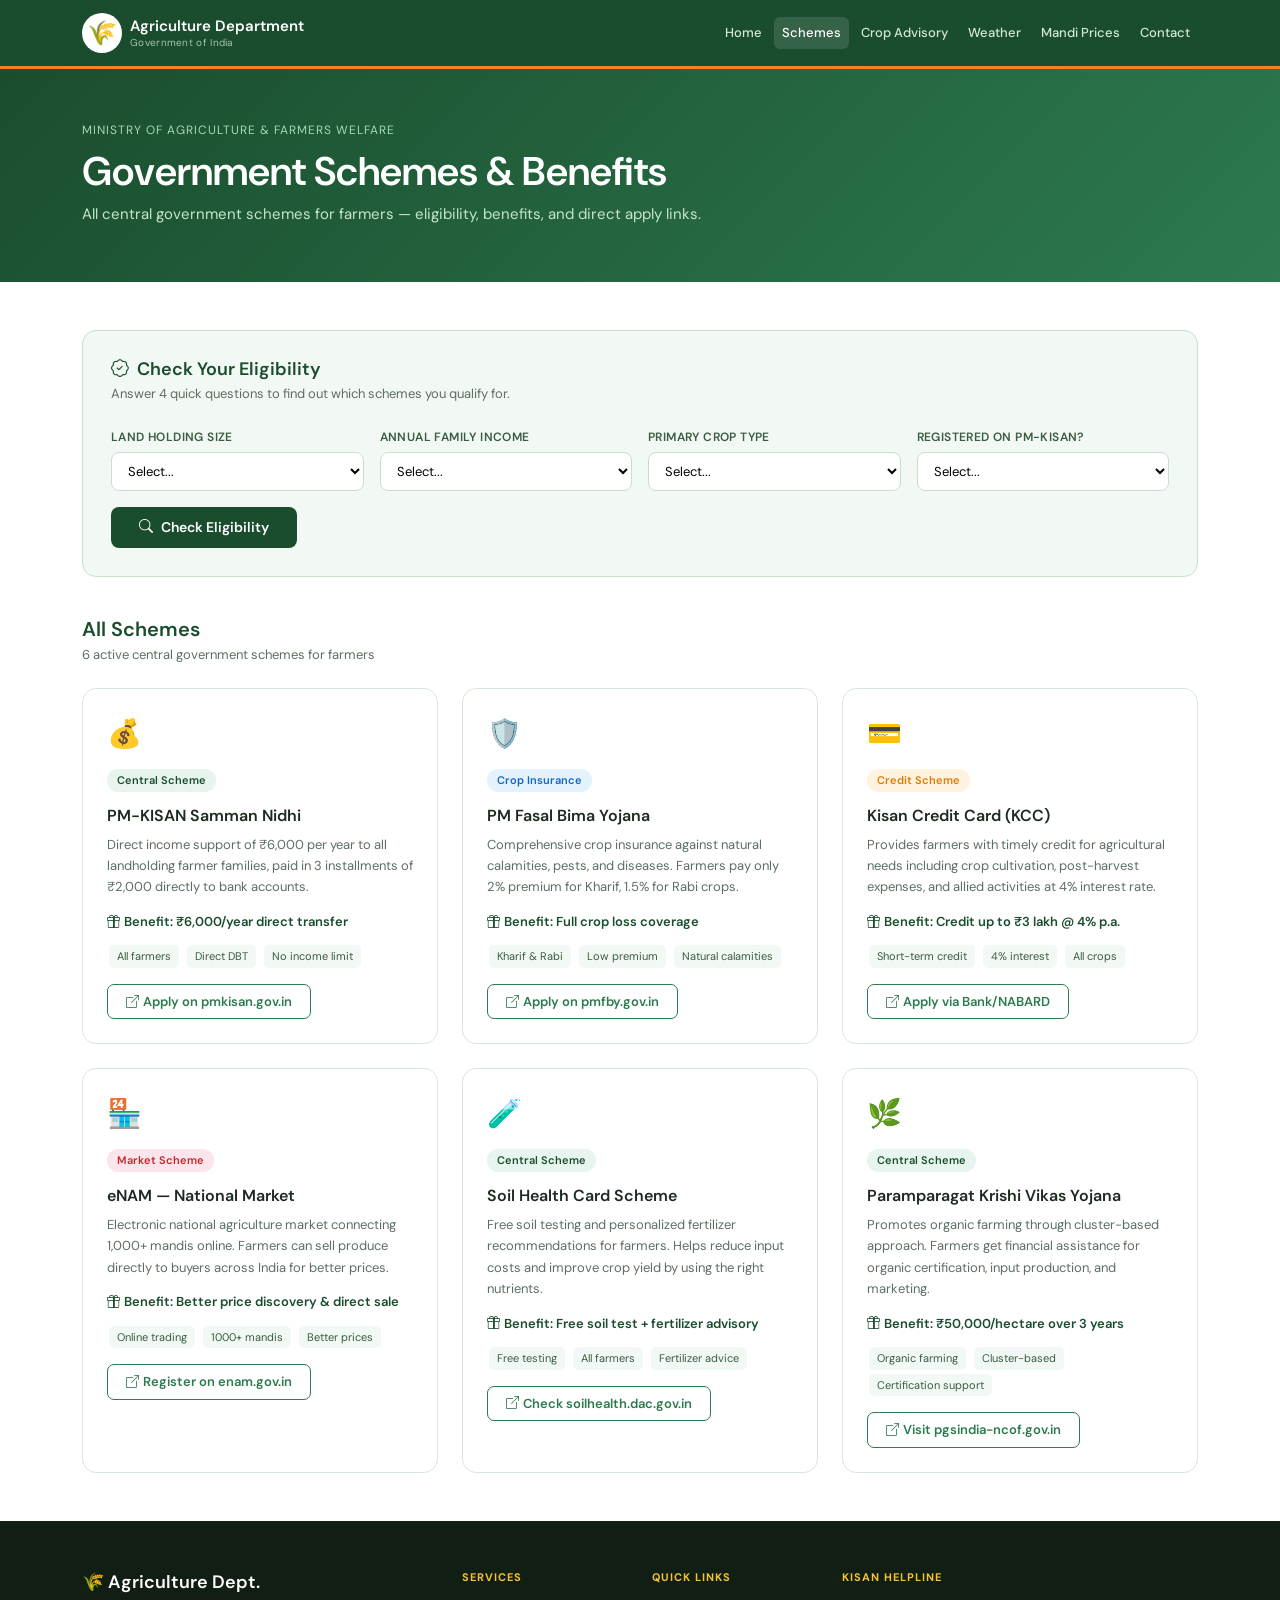
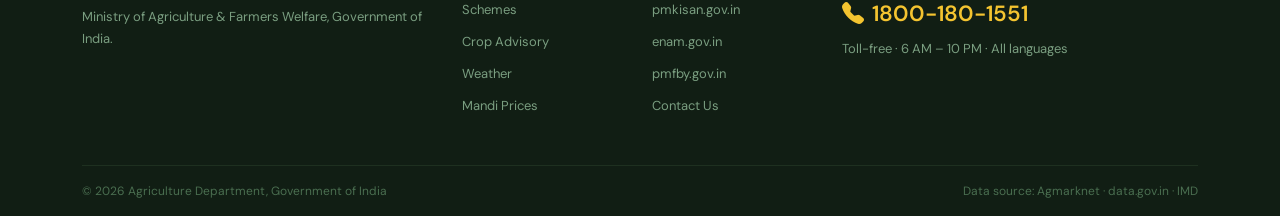
<file: schemes.html>
<!DOCTYPE html>
<html lang="en">
<head>
  <meta charset="UTF-8" />
  <meta name="viewport" content="width=device-width, initial-scale=1.0" />
  <title>Govt. Schemes — Agriculture Department of India</title>
  <link href="https://cdn.jsdelivr.net/npm/bootstrap@5.3.3/dist/css/bootstrap.min.css" rel="stylesheet" />
  <link href="https://cdn.jsdelivr.net/npm/bootstrap-icons@1.11.3/font/bootstrap-icons.min.css" rel="stylesheet" />
  <link href="style.css" rel="stylesheet" />
  <style>
    .page-hero { background: linear-gradient(135deg,#1a4d2e,#2d7a4f); padding:52px 0 40px; color:white; }
    .page-hero h1 { font-size:clamp(26px,5vw,40px); font-weight:600; }
    .page-hero p  { font-size:15px; color:#c8e6c9; }

    /* Eligibility checker */
    .checker-box { background:#f2f8f4; border:1px solid #c8e0c8; border-radius:14px; padding:28px; margin-bottom:40px; }
    .checker-box h2 { font-size:18px; font-weight:600; color:#1a4d2e; margin-bottom:4px; }
    .checker-box p  { font-size:13px; color:#5c7060; margin-bottom:20px; }
    .checker-box label { font-size:12px; font-weight:600; color:#3a5c40; text-transform:uppercase; letter-spacing:.4px; }
    .checker-box select, .checker-box input {
      border:1px solid #c8e0c8; border-radius:8px; padding:9px 12px;
      font-size:13px; width:100%; background:#fff; margin-top:4px;
    }
    .checker-box select:focus, .checker-box input:focus { outline:none; border-color:#2d7a4f; }
    .btn-check-eligibility {
      background:#1a4d2e; color:white; border:none; border-radius:8px;
      padding:10px 28px; font-size:14px; font-weight:600; cursor:pointer;
      transition:background .2s;
    }
    .btn-check-eligibility:hover { background:#2d7a4f; }
    .result-box { display:none; margin-top:20px; border-radius:10px; padding:16px 20px; }
    .result-box.show { display:block; }
    .result-box.matched { background:#e8f5ee; border:1px solid #97c459; }
    .result-box.none    { background:#fff3e0; border:1px solid #f4c430; }

    /* Scheme cards */
    .scheme-card { background:white; border:1px solid #d8e8d8; border-radius:14px; padding:24px; height:100%; transition:transform .2s, box-shadow .2s; }
    .scheme-card:hover { transform:translateY(-3px); box-shadow:0 8px 24px rgba(26,77,46,.1); }
    .scheme-badge { display:inline-block; font-size:11px; font-weight:600; padding:3px 10px; border-radius:20px; margin-bottom:12px; }
    .badge-central { background:#e8f5ee; color:#1a4d2e; }
    .badge-insurance{ background:#e3f2fd; color:#1565c0; }
    .badge-credit   { background:#fff3e0; color:#e07b00; }
    .badge-market   { background:#fce4ec; color:#c62828; }
    .scheme-icon { font-size:28px; margin-bottom:12px; }
    .scheme-title { font-size:16px; font-weight:600; color:#1c2b1e; margin-bottom:6px; }
    .scheme-desc  { font-size:13px; color:#5c7060; line-height:1.65; margin-bottom:14px; }
    .scheme-benefit { font-size:13px; font-weight:600; color:#1a4d2e; margin-bottom:12px; }
    .scheme-tag { display:inline-block; font-size:11px; background:#f2f8f4; color:#3a5c40; border-radius:5px; padding:3px 8px; margin:2px; }
    .btn-apply { display:inline-block; font-size:13px; font-weight:600; color:#2d7a4f; border:1.5px solid #2d7a4f; border-radius:7px; padding:7px 18px; text-decoration:none; transition:background .2s,color .2s; margin-top:14px; }
    .btn-apply:hover { background:#2d7a4f; color:white; }
  </style>
</head>
<body>

  <!-- NAVBAR (same as index.html) -->
  <nav class="navbar navbar-expand-lg navbar-dark bg-nav sticky-top">
    <div class="container">
      <a class="navbar-brand d-flex align-items-center gap-2" href="index.html">
        <span class="emblem-circle">🌾</span>
        <div><div class="brand-title">Agriculture Department</div><div class="brand-sub">Government of India</div></div>
      </a>
      <button class="navbar-toggler" type="button" data-bs-toggle="collapse" data-bs-target="#navMenu">
        <span class="navbar-toggler-icon"></span>
      </button>
      <div class="collapse navbar-collapse" id="navMenu">
        <ul class="navbar-nav ms-auto gap-1">
          <li class="nav-item"><a class="nav-link" href="index.html">Home</a></li>
          <li class="nav-item"><a class="nav-link active" href="schemes.html">Schemes</a></li>
          <li class="nav-item"><a class="nav-link" href="crop-advisory.html">Crop Advisory</a></li>
          <li class="nav-item"><a class="nav-link" href="weather.html">Weather</a></li>
          <li class="nav-item"><a class="nav-link" href="mandi-prices.html">Mandi Prices</a></li>
          <li class="nav-item"><a class="nav-link" href="contact.html">Contact</a></li>
        </ul>
      </div>
    </div>
  </nav>

  <!-- PAGE HERO -->
  <section class="page-hero">
    <div class="container">
      <p style="font-size:12px;color:#a8d8b0;letter-spacing:1px;text-transform:uppercase;margin-bottom:8px">Ministry of Agriculture &amp; Farmers Welfare</p>
      <h1>Government Schemes &amp; Benefits</h1>
      <p>All central government schemes for farmers — eligibility, benefits, and direct apply links.</p>
    </div>
  </section>

  <div class="container py-5">

    <!-- ELIGIBILITY CHECKER -->
    <div class="checker-box">
      <h2><i class="bi bi-patch-check me-2"></i>Check Your Eligibility</h2>
      <p>Answer 4 quick questions to find out which schemes you qualify for.</p>
      <div class="row g-3">
        <div class="col-12 col-md-3">
          <label>Land holding size</label>
          <select id="land">
            <option value="">Select...</option>
            <option value="small">Less than 2 hectares (Small/Marginal)</option>
            <option value="medium">2–5 hectares (Medium)</option>
            <option value="large">More than 5 hectares (Large)</option>
          </select>
        </div>
        <div class="col-12 col-md-3">
          <label>Annual family income</label>
          <select id="income">
            <option value="">Select...</option>
            <option value="low">Below ₹1.5 lakh</option>
            <option value="mid">₹1.5–5 lakh</option>
            <option value="high">Above ₹5 lakh</option>
          </select>
        </div>
        <div class="col-12 col-md-3">
          <label>Primary crop type</label>
          <select id="crop">
            <option value="">Select...</option>
            <option value="food">Food grains (Wheat, Rice, Maize)</option>
            <option value="cash">Cash crops (Cotton, Sugarcane)</option>
            <option value="hort">Horticulture (Fruits, Vegetables)</option>
            <option value="pulse">Pulses &amp; Oilseeds</option>
          </select>
        </div>
        <div class="col-12 col-md-3">
          <label>Registered on PM-KISAN?</label>
          <select id="pmkisan">
            <option value="">Select...</option>
            <option value="yes">Yes</option>
            <option value="no">No</option>
          </select>
        </div>
      </div>
      <button class="btn-check-eligibility mt-3" onclick="checkEligibility()">
        <i class="bi bi-search me-2"></i>Check Eligibility
      </button>

      <!-- Result -->
      <div class="result-box" id="resultBox">
        <div id="resultContent"></div>
      </div>
    </div>

    <!-- SCHEME CARDS -->
    <h2 style="font-size:20px;font-weight:600;color:#1a4d2e;margin-bottom:4px">All Schemes</h2>
    <p style="font-size:13px;color:#5c7060;margin-bottom:24px">6 active central government schemes for farmers</p>

    <div class="row g-4">

      <!-- PM-KISAN -->
      <div class="col-12 col-md-6 col-lg-4">
        <div class="scheme-card">
          <div class="scheme-icon">💰</div>
          <span class="scheme-badge badge-central">Central Scheme</span>
          <div class="scheme-title">PM-KISAN Samman Nidhi</div>
          <div class="scheme-desc">Direct income support of ₹6,000 per year to all landholding farmer families, paid in 3 installments of ₹2,000 directly to bank accounts.</div>
          <div class="scheme-benefit"><i class="bi bi-gift me-1"></i>Benefit: ₹6,000/year direct transfer</div>
          <div>
            <span class="scheme-tag">All farmers</span>
            <span class="scheme-tag">Direct DBT</span>
            <span class="scheme-tag">No income limit</span>
          </div>
          <a href="https://pmkisan.gov.in" target="_blank" class="btn-apply"><i class="bi bi-box-arrow-up-right me-1"></i>Apply on pmkisan.gov.in</a>
        </div>
      </div>

      <!-- PM Fasal Bima -->
      <div class="col-12 col-md-6 col-lg-4">
        <div class="scheme-card">
          <div class="scheme-icon">🛡️</div>
          <span class="scheme-badge badge-insurance">Crop Insurance</span>
          <div class="scheme-title">PM Fasal Bima Yojana</div>
          <div class="scheme-desc">Comprehensive crop insurance against natural calamities, pests, and diseases. Farmers pay only 2% premium for Kharif, 1.5% for Rabi crops.</div>
          <div class="scheme-benefit"><i class="bi bi-gift me-1"></i>Benefit: Full crop loss coverage</div>
          <div>
            <span class="scheme-tag">Kharif &amp; Rabi</span>
            <span class="scheme-tag">Low premium</span>
            <span class="scheme-tag">Natural calamities</span>
          </div>
          <a href="https://pmfby.gov.in" target="_blank" class="btn-apply"><i class="bi bi-box-arrow-up-right me-1"></i>Apply on pmfby.gov.in</a>
        </div>
      </div>

      <!-- Kisan Credit Card -->
      <div class="col-12 col-md-6 col-lg-4">
        <div class="scheme-card">
          <div class="scheme-icon">💳</div>
          <span class="scheme-badge badge-credit">Credit Scheme</span>
          <div class="scheme-title">Kisan Credit Card (KCC)</div>
          <div class="scheme-desc">Provides farmers with timely credit for agricultural needs including crop cultivation, post-harvest expenses, and allied activities at 4% interest rate.</div>
          <div class="scheme-benefit"><i class="bi bi-gift me-1"></i>Benefit: Credit up to ₹3 lakh @ 4% p.a.</div>
          <div>
            <span class="scheme-tag">Short-term credit</span>
            <span class="scheme-tag">4% interest</span>
            <span class="scheme-tag">All crops</span>
          </div>
          <a href="https://www.nabard.org" target="_blank" class="btn-apply"><i class="bi bi-box-arrow-up-right me-1"></i>Apply via Bank/NABARD</a>
        </div>
      </div>

      <!-- eNAM -->
      <div class="col-12 col-md-6 col-lg-4">
        <div class="scheme-card">
          <div class="scheme-icon">🏪</div>
          <span class="scheme-badge badge-market">Market Scheme</span>
          <div class="scheme-title">eNAM — National Market</div>
          <div class="scheme-desc">Electronic national agriculture market connecting 1,000+ mandis online. Farmers can sell produce directly to buyers across India for better prices.</div>
          <div class="scheme-benefit"><i class="bi bi-gift me-1"></i>Benefit: Better price discovery & direct sale</div>
          <div>
            <span class="scheme-tag">Online trading</span>
            <span class="scheme-tag">1000+ mandis</span>
            <span class="scheme-tag">Better prices</span>
          </div>
          <a href="https://enam.gov.in" target="_blank" class="btn-apply"><i class="bi bi-box-arrow-up-right me-1"></i>Register on enam.gov.in</a>
        </div>
      </div>

      <!-- Soil Health Card -->
      <div class="col-12 col-md-6 col-lg-4">
        <div class="scheme-card">
          <div class="scheme-icon">🧪</div>
          <span class="scheme-badge badge-central">Central Scheme</span>
          <div class="scheme-title">Soil Health Card Scheme</div>
          <div class="scheme-desc">Free soil testing and personalized fertilizer recommendations for farmers. Helps reduce input costs and improve crop yield by using the right nutrients.</div>
          <div class="scheme-benefit"><i class="bi bi-gift me-1"></i>Benefit: Free soil test + fertilizer advisory</div>
          <div>
            <span class="scheme-tag">Free testing</span>
            <span class="scheme-tag">All farmers</span>
            <span class="scheme-tag">Fertilizer advice</span>
          </div>
          <a href="https://soilhealth.dac.gov.in" target="_blank" class="btn-apply"><i class="bi bi-box-arrow-up-right me-1"></i>Check soilhealth.dac.gov.in</a>
        </div>
      </div>

      <!-- Paramparagat Krishi -->
      <div class="col-12 col-md-6 col-lg-4">
        <div class="scheme-card">
          <div class="scheme-icon">🌿</div>
          <span class="scheme-badge badge-central">Central Scheme</span>
          <div class="scheme-title">Paramparagat Krishi Vikas Yojana</div>
          <div class="scheme-desc">Promotes organic farming through cluster-based approach. Farmers get financial assistance for organic certification, input production, and marketing.</div>
          <div class="scheme-benefit"><i class="bi bi-gift me-1"></i>Benefit: ₹50,000/hectare over 3 years</div>
          <div>
            <span class="scheme-tag">Organic farming</span>
            <span class="scheme-tag">Cluster-based</span>
            <span class="scheme-tag">Certification support</span>
          </div>
          <a href="https://pgsindia-ncof.gov.in" target="_blank" class="btn-apply"><i class="bi bi-box-arrow-up-right me-1"></i>Visit pgsindia-ncof.gov.in</a>
        </div>
      </div>

    </div>
  </div>

  <!-- FOOTER -->
  <footer class="site-footer">
    <div class="container">
      <div class="row g-4">
        <div class="col-12 col-md-4">
          <div class="footer-brand">🌾 Agriculture Dept.</div>
          <p class="footer-about">Ministry of Agriculture &amp; Farmers Welfare, Government of India.</p>
        </div>
        <div class="col-6 col-md-2">
          <div class="footer-heading">Services</div>
          <ul class="footer-links">
            <li><a href="schemes.html">Schemes</a></li>
            <li><a href="crop-advisory.html">Crop Advisory</a></li>
            <li><a href="weather.html">Weather</a></li>
            <li><a href="mandi-prices.html">Mandi Prices</a></li>
          </ul>
        </div>
        <div class="col-6 col-md-2">
          <div class="footer-heading">Quick Links</div>
          <ul class="footer-links">
            <li><a href="#">pmkisan.gov.in</a></li>
            <li><a href="#">enam.gov.in</a></li>
            <li><a href="#">pmfby.gov.in</a></li>
            <li><a href="contact.html">Contact Us</a></li>
          </ul>
        </div>
        <div class="col-12 col-md-4">
          <div class="footer-heading">Kisan Helpline</div>
          <div class="helpline-num"><i class="bi bi-telephone-fill me-2"></i>1800-180-1551</div>
          <p class="footer-about mt-2">Toll-free · 6 AM – 10 PM · All languages</p>
        </div>
      </div>
      <div class="footer-bottom">
        <span>© 2026 Agriculture Department, Government of India</span>
        <span>Data source: Agmarknet · data.gov.in · IMD</span>
      </div>
    </div>
  </footer>

  <script src="https://cdn.jsdelivr.net/npm/bootstrap@5.3.3/dist/js/bootstrap.bundle.min.js"></script>
  <script>
    function checkEligibility() {
      const land    = document.getElementById('land').value;
      const income  = document.getElementById('income').value;
      const crop    = document.getElementById('crop').value;
      const pmkisan = document.getElementById('pmkisan').value;

      if (!land || !income || !crop || !pmkisan) {
        alert('Please answer all 4 questions before checking eligibility.');
        return;
      }

      const matched = [];

      // PM-KISAN — all farmers qualify
      if (pmkisan === 'no') {
        matched.push({ name:'PM-KISAN Samman Nidhi', benefit:'₹6,000/year direct to bank', link:'https://pmkisan.gov.in' });
      }

      // Fasal Bima — all farmers
      matched.push({ name:'PM Fasal Bima Yojana', benefit:'Crop insurance at just 1.5–2% premium', link:'https://pmfby.gov.in' });

      // KCC — small & medium farmers
      if (land === 'small' || land === 'medium') {
        matched.push({ name:'Kisan Credit Card (KCC)', benefit:'Credit up to ₹3 lakh at 4% interest', link:'https://www.nabard.org' });
      }

      // eNAM — all
      matched.push({ name:'eNAM National Market', benefit:'Sell directly to buyers across India', link:'https://enam.gov.in' });

      // Soil Health Card — all
      matched.push({ name:'Soil Health Card Scheme', benefit:'Free soil testing + fertilizer advisory', link:'https://soilhealth.dac.gov.in' });

      // PKVY — small farmers, food/pulse crops
      if (land === 'small' && (crop === 'food' || crop === 'pulse')) {
        matched.push({ name:'Paramparagat Krishi Vikas Yojana', benefit:'₹50,000/hectare over 3 years for organic farming', link:'https://pgsindia-ncof.gov.in' });
      }

      const box = document.getElementById('resultBox');
      const content = document.getElementById('resultContent');
      box.className = 'result-box show matched';
      content.innerHTML = `
        <div style="font-size:14px;font-weight:600;color:#1a4d2e;margin-bottom:12px">
          ✅ You qualify for ${matched.length} scheme${matched.length > 1 ? 's' : ''}:
        </div>
        ${matched.map(s => `
          <div style="display:flex;justify-content:space-between;align-items:center;padding:10px 0;border-bottom:1px solid #c8e0c8;flex-wrap:wrap;gap:8px">
            <div>
              <div style="font-size:13px;font-weight:600;color:#1c2b1e">${s.name}</div>
              <div style="font-size:12px;color:#5c7060">${s.benefit}</div>
            </div>
            <a href="${s.link}" target="_blank" style="font-size:12px;font-weight:600;color:#2d7a4f;text-decoration:none;border:1px solid #2d7a4f;border-radius:6px;padding:5px 12px;white-space:nowrap">
              Apply now ↗
            </a>
          </div>
        `).join('')}
      `;
      box.scrollIntoView({ behavior:'smooth', block:'nearest' });
    }
  </script>
</body>
</html>
</file>
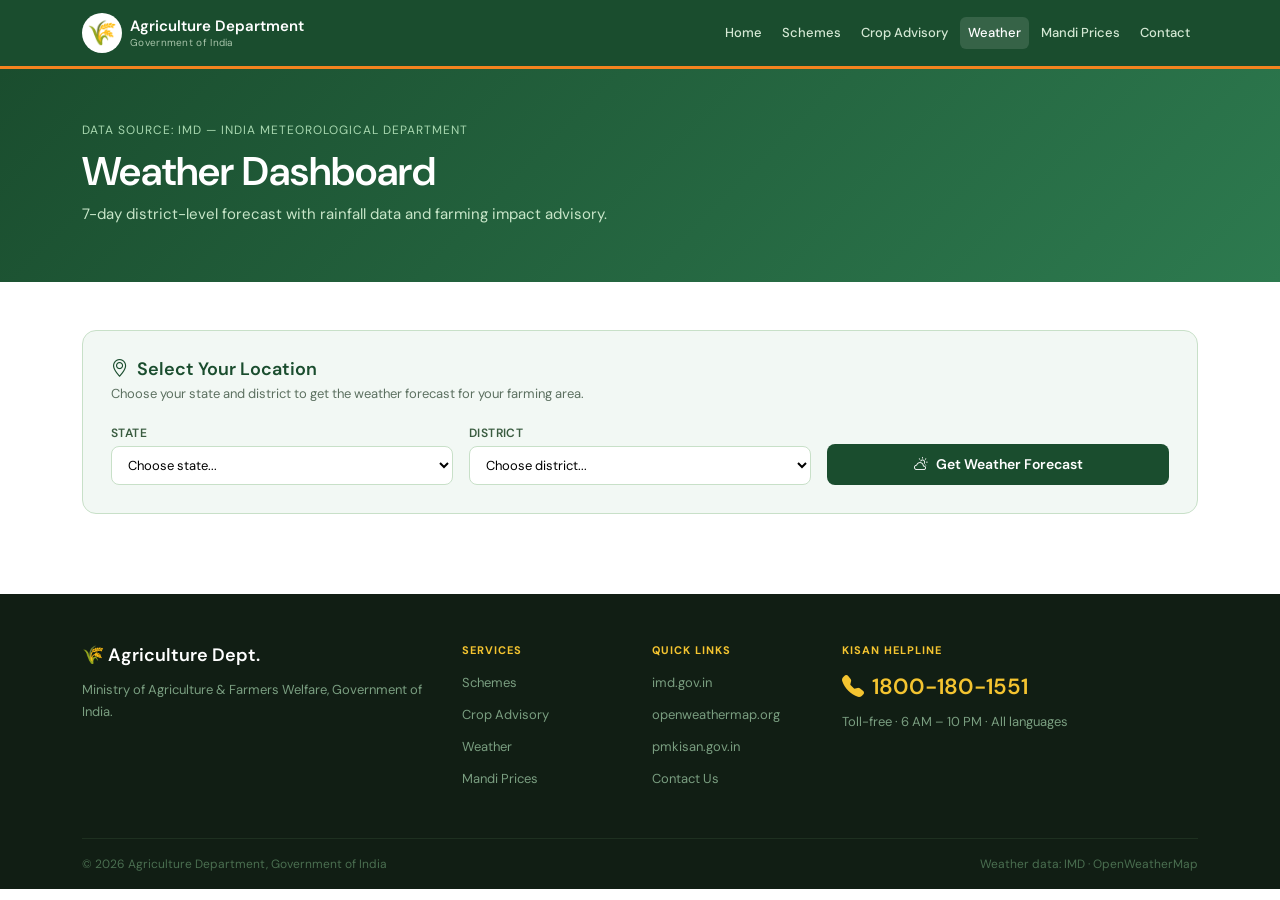
<file: weather.html>
<!DOCTYPE html>
<html lang="en">
<head>
  <meta charset="UTF-8" />
  <meta name="viewport" content="width=device-width, initial-scale=1.0" />
  <title>Weather Dashboard — Agriculture Department of India</title>
  <link href="https://cdn.jsdelivr.net/npm/bootstrap@5.3.3/dist/css/bootstrap.min.css" rel="stylesheet" />
  <link href="https://cdn.jsdelivr.net/npm/bootstrap-icons@1.11.3/font/bootstrap-icons.min.css" rel="stylesheet" />
  <link href="style.css" rel="stylesheet" />
  <style>
    .page-hero { background: linear-gradient(135deg,#1a4d2e,#2d7a4f); padding:52px 0 40px; color:white; }
    .page-hero h1 { font-size:clamp(26px,5vw,40px); font-weight:600; }
    .page-hero p  { font-size:15px; color:#c8e6c9; }

    /* Search box */
    .search-box { background:#f2f8f4; border:1px solid #c8e0c8; border-radius:14px; padding:28px; margin-bottom:32px; }
    .search-box h2 { font-size:18px; font-weight:600; color:#1a4d2e; margin-bottom:4px; }
    .search-box p  { font-size:13px; color:#5c7060; margin-bottom:20px; }
    .search-box label { font-size:12px; font-weight:600; color:#3a5c40; text-transform:uppercase; letter-spacing:.4px; display:block; margin-bottom:4px; }
    .search-box select { border:1px solid #c8e0c8; border-radius:8px; padding:9px 12px; font-size:13px; width:100%; background:#fff; }
    .search-box select:focus { outline:none; border-color:#2d7a4f; }
    .btn-get-weather { background:#1a4d2e; color:white; border:none; border-radius:8px; padding:10px 28px; font-size:14px; font-weight:600; cursor:pointer; transition:background .2s; width:100%; }
    .btn-get-weather:hover { background:#2d7a4f; }

    /* Weather output */
    .weather-output { display:none; }
    .weather-output.show { display:block; }

    /* Current weather card */
    .current-card { background:linear-gradient(135deg,#1565c0,#1976d2); border-radius:16px; padding:28px; color:white; margin-bottom:24px; }
    .current-location { font-size:13px; color:#90caf9; margin-bottom:4px; letter-spacing:.5px; text-transform:uppercase; }
    .current-temp { font-size:64px; font-weight:600; line-height:1; margin-bottom:8px; }
    .current-desc { font-size:18px; color:#bbdefb; margin-bottom:20px; }
    .current-stats { display:flex; gap:24px; flex-wrap:wrap; }
    .current-stat  { font-size:13px; color:#bbdefb; display:flex; align-items:center; gap:6px; }
    .current-stat i { font-size:16px; }

    /* Farming impact */
    .impact-box { border-radius:10px; padding:14px 18px; margin-top:16px; font-size:13px; line-height:1.6; display:flex; gap:10px; align-items:flex-start; }
    .impact-good    { background:rgba(255,255,255,0.12); border:1px solid rgba(255,255,255,0.2); color:#e8f5e9; }
    .impact-caution { background:rgba(255,193,7,0.2);   border:1px solid rgba(255,193,7,0.4);   color:#fff9c4; }
    .impact-warning { background:rgba(244,67,54,0.2);   border:1px solid rgba(244,67,54,0.4);   color:#ffcdd2; }

    /* 7-day forecast */
    .forecast-card { background:white; border:1px solid #d8e8d8; border-radius:12px; padding:16px 14px; text-align:center; height:100%; transition:transform .2s, box-shadow .2s; }
    .forecast-card:hover { transform:translateY(-3px); box-shadow:0 6px 20px rgba(26,77,46,.1); }
    .forecast-day  { font-size:12px; font-weight:600; color:#5c7060; text-transform:uppercase; letter-spacing:.5px; margin-bottom:8px; }
    .forecast-icon { font-size:32px; margin-bottom:8px; }
    .forecast-desc { font-size:11px; color:#5c7060; margin-bottom:10px; }
    .forecast-temps{ display:flex; justify-content:center; gap:8px; font-size:13px; font-weight:600; }
    .temp-high { color:#c62828; }
    .temp-low  { color:#1565c0; }
    .forecast-rain { font-size:11px; color:#1565c0; margin-top:6px; display:flex; align-items:center; justify-content:center; gap:4px; }

    /* Farming calendar row */
    .section-title { font-size:16px; font-weight:600; color:#1a4d2e; margin-bottom:16px; display:flex; align-items:center; gap:8px; }
    .farm-tip-card { background:white; border:1px solid #d8e8d8; border-radius:12px; padding:16px; height:100%; }
    .farm-tip-icon { font-size:28px; margin-bottom:8px; }
    .farm-tip-title{ font-size:13px; font-weight:600; color:#1c2b1e; margin-bottom:4px; }
    .farm-tip-desc { font-size:12px; color:#5c7060; line-height:1.6; }

    /* Rainfall chart bars */
    .rain-chart { background:white; border:1px solid #d8e8d8; border-radius:12px; padding:20px; margin-bottom:24px; }
    .rain-bars  { display:flex; align-items:flex-end; gap:6px; height:80px; margin-bottom:8px; }
    .rain-bar   { flex:1; border-radius:4px 4px 0 0; background:#bbdefb; transition:height .5s; min-width:0; position:relative; cursor:pointer; }
    .rain-bar:hover { background:#1976d2; }
    .rain-labels{ display:flex; gap:6px; }
    .rain-label { flex:1; font-size:10px; color:#5c7060; text-align:center; min-width:0; overflow:hidden; text-overflow:ellipsis; white-space:nowrap; }

    /* API note */
    .api-note { background:#fff3e0; border:1px solid #ffe082; border-radius:10px; padding:12px 16px; font-size:12px; color:#7a4f00; margin-bottom:24px; display:flex; gap:10px; align-items:flex-start; line-height:1.6; }
  </style>
</head>
<body>

  <!-- NAVBAR -->
  <nav class="navbar navbar-expand-lg navbar-dark bg-nav sticky-top">
    <div class="container">
      <a class="navbar-brand d-flex align-items-center gap-2" href="index.html">
        <span class="emblem-circle">🌾</span>
        <div><div class="brand-title">Agriculture Department</div><div class="brand-sub">Government of India</div></div>
      </a>
      <button class="navbar-toggler" type="button" data-bs-toggle="collapse" data-bs-target="#navMenu">
        <span class="navbar-toggler-icon"></span>
      </button>
      <div class="collapse navbar-collapse" id="navMenu">
        <ul class="navbar-nav ms-auto gap-1">
          <li class="nav-item"><a class="nav-link" href="index.html">Home</a></li>
          <li class="nav-item"><a class="nav-link" href="schemes.html">Schemes</a></li>
          <li class="nav-item"><a class="nav-link" href="crop-advisory.html">Crop Advisory</a></li>
          <li class="nav-item"><a class="nav-link active" href="weather.html">Weather</a></li>
          <li class="nav-item"><a class="nav-link" href="mandi-prices.html">Mandi Prices</a></li>
          <li class="nav-item"><a class="nav-link" href="contact.html">Contact</a></li>
        </ul>
      </div>
    </div>
  </nav>

  <!-- PAGE HERO -->
  <section class="page-hero">
    <div class="container">
      <p style="font-size:12px;color:#a8d8b0;letter-spacing:1px;text-transform:uppercase;margin-bottom:8px">Data source: IMD — India Meteorological Department</p>
      <h1>Weather Dashboard</h1>
      <p>7-day district-level forecast with rainfall data and farming impact advisory.</p>
    </div>
  </section>

  <div class="container py-5">

    <!-- SEARCH -->
    <div class="search-box">
      <h2><i class="bi bi-geo-alt me-2"></i>Select Your Location</h2>
      <p>Choose your state and district to get the weather forecast for your farming area.</p>
      <div class="row g-3 align-items-end">
        <div class="col-12 col-md-4">
          <label>State</label>
          <select id="stateSel" onchange="updateDistricts()">
            <option value="">Choose state...</option>
            <option value="maharashtra">Maharashtra</option>
            <option value="punjab">Punjab</option>
            <option value="up">Uttar Pradesh</option>
            <option value="mp">Madhya Pradesh</option>
            <option value="karnataka">Karnataka</option>
            <option value="rajasthan">Rajasthan</option>
          </select>
        </div>
        <div class="col-12 col-md-4">
          <label>District</label>
          <select id="districtSel">
            <option value="">Choose district...</option>
          </select>
        </div>
        <div class="col-12 col-md-4">
          <button class="btn-get-weather" onclick="getWeather()">
            <i class="bi bi-cloud-sun me-2"></i>Get Weather Forecast
          </button>
        </div>
      </div>
    </div>

    <!-- WEATHER OUTPUT -->
    <div class="weather-output" id="weatherOutput">

      <!-- Current weather -->
      <div class="current-card" id="currentCard">
        <div class="current-location" id="locLabel"></div>
        <div style="display:flex;align-items:flex-start;justify-content:space-between;flex-wrap:wrap;gap:16px">
          <div>
            <div class="current-temp" id="curTemp"></div>
            <div class="current-desc" id="curDesc"></div>
            <div class="current-stats" id="curStats"></div>
          </div>
          <div style="font-size:80px;line-height:1" id="curIcon"></div>
        </div>
        <div class="impact-box" id="impactBox"></div>
      </div>

      <!-- 7-day forecast -->
      <div class="section-title"><i class="bi bi-calendar-week"></i> 7-Day Forecast</div>
      <div class="row g-3 mb-4" id="forecastRow"></div>

      <!-- Rainfall chart -->
      <div class="rain-chart mb-4">
        <div class="section-title" style="margin-bottom:12px"><i class="bi bi-bar-chart-line"></i> 7-Day Rainfall Forecast (mm)</div>
        <div class="rain-bars" id="rainBars"></div>
        <div class="rain-labels" id="rainLabels"></div>
      </div>

      <!-- Farming tips for current weather -->
      <div class="section-title"><i class="bi bi-lightbulb"></i> Farming Advisory for Current Conditions</div>
      <div class="row g-3" id="farmTips"></div>

    </div>
  </div>

  <!-- FOOTER -->
  <footer class="site-footer">
    <div class="container">
      <div class="row g-4">
        <div class="col-12 col-md-4">
          <div class="footer-brand">🌾 Agriculture Dept.</div>
          <p class="footer-about">Ministry of Agriculture &amp; Farmers Welfare, Government of India.</p>
        </div>
        <div class="col-6 col-md-2">
          <div class="footer-heading">Services</div>
          <ul class="footer-links">
            <li><a href="schemes.html">Schemes</a></li>
            <li><a href="crop-advisory.html">Crop Advisory</a></li>
            <li><a href="weather.html">Weather</a></li>
            <li><a href="mandi-prices.html">Mandi Prices</a></li>
          </ul>
        </div>
        <div class="col-6 col-md-2">
          <div class="footer-heading">Quick Links</div>
          <ul class="footer-links">
            <li><a href="#">imd.gov.in</a></li>
            <li><a href="#">openweathermap.org</a></li>
            <li><a href="#">pmkisan.gov.in</a></li>
            <li><a href="contact.html">Contact Us</a></li>
          </ul>
        </div>
        <div class="col-12 col-md-4">
          <div class="footer-heading">Kisan Helpline</div>
          <div class="helpline-num"><i class="bi bi-telephone-fill me-2"></i>1800-180-1551</div>
          <p class="footer-about mt-2">Toll-free · 6 AM – 10 PM · All languages</p>
        </div>
      </div>
      <div class="footer-bottom">
        <span>© 2026 Agriculture Department, Government of India</span>
        <span>Weather data: IMD · OpenWeatherMap</span>
      </div>
    </div>
  </footer>

  <script src="https://cdn.jsdelivr.net/npm/bootstrap@5.3.3/dist/js/bootstrap.bundle.min.js"></script>
  <script>
  /* ── District data ── */
  const districts = {
    maharashtra: ['Pune','Nashik','Aurangabad','Nagpur','Ahmednagar','Solapur','Kolhapur'],
    punjab:      ['Ludhiana','Amritsar','Patiala','Jalandhar','Bathinda','Gurdaspur'],
    up:          ['Agra','Kanpur','Lucknow','Varanasi','Meerut','Aligarh','Bareilly'],
    mp:          ['Indore','Bhopal','Ujjain','Gwalior','Jabalpur','Rewa'],
    karnataka:   ['Bengaluru','Hubli','Mysuru','Belagavi','Kalaburagi','Tumkur'],
    rajasthan:   ['Jaipur','Jodhpur','Kota','Udaipur','Ajmer','Bikaner'],
  };

  function updateDistricts() {
    const state = document.getElementById('stateSel').value;
    const sel   = document.getElementById('districtSel');
    sel.innerHTML = '<option value="">Choose district...</option>';
    if (state && districts[state]) {
      districts[state].forEach(d => {
        const o = document.createElement('option');
        o.value = d.toLowerCase(); o.textContent = d;
        sel.appendChild(o);
      });
    }
  }

  /* ── Weather condition data ── */
  const conditions = [
    { icon:'☀️',  desc:'Clear Sky',        temp:[28,18], humidity:45, wind:12, rain:0,  visibility:10, impact:'good',    impactMsg:'🌱 Excellent farming conditions. Good day for field operations, spraying, and harvesting.' },
    { icon:'⛅',  desc:'Partly Cloudy',    temp:[26,17], humidity:58, wind:14, rain:0,  visibility:8,  impact:'good',    impactMsg:'🌱 Good conditions for sowing and field work. Mild temperature ideal for most crops.' },
    { icon:'🌥️', desc:'Mostly Cloudy',    temp:[24,16], humidity:68, wind:16, rain:2,  visibility:6,  impact:'caution', impactMsg:'⚠️ Overcast conditions — hold off on pesticide spraying. Monitor for fungal disease onset.' },
    { icon:'🌦️', desc:'Light Rain',        temp:[22,17], humidity:80, wind:18, rain:8,  visibility:4,  impact:'caution', impactMsg:'⚠️ Light rain expected. Avoid fertilizer application. Good for transplanting operations.' },
    { icon:'🌧️', desc:'Moderate Rain',    temp:[21,16], humidity:88, wind:22, rain:18, visibility:3,  impact:'warning', impactMsg:'🚨 Heavy rain alert — avoid field operations. Ensure proper drainage in low-lying fields.' },
    { icon:'⛈️', desc:'Thunderstorm',     temp:[20,15], humidity:92, wind:35, rain:35, visibility:2,  impact:'warning', impactMsg:'🚨 Thunderstorm warning — do not operate farm machinery. Secure loose equipment and crops.' },
    { icon:'🌫️', desc:'Foggy',            temp:[18,12], humidity:95, wind:6,  rain:0,  visibility:1,  impact:'caution', impactMsg:'⚠️ Dense fog — delay spraying operations. Risk of fungal diseases. Ensure good ventilation.' },
  ];

  const days = ['Sun','Mon','Tue','Wed','Thu','Fri','Sat'];

  /* ── Real API integration (uncomment to use) ──
  async function fetchRealWeather(city) {
    const API_KEY = 'YOUR_API_KEY'; // Get free key from openweathermap.org
    const url = `https://api.openweathermap.org/data/2.5/forecast?q=${city},IN&appid=${API_KEY}&units=metric&cnt=56`;
    const res  = await fetch(url);
    const data = await res.json();
    // data.list contains 3-hour interval forecasts
    // Group by day and extract min/max temp, rain, description
    return data;
  }
  ── End real API section ── */

  function getWeather() {
    const state    = document.getElementById('stateSel').value;
    const district = document.getElementById('districtSel').value;
    if (!state || !district) { alert('Please select both State and District.'); return; }

    const distName  = document.getElementById('districtSel').options[document.getElementById('districtSel').selectedIndex].text;
    const stateNames = { maharashtra:'Maharashtra', punjab:'Punjab', up:'Uttar Pradesh', mp:'Madhya Pradesh', karnataka:'Karnataka', rajasthan:'Rajasthan' };

    // Pick a condition for today (rotate based on district name length for variety)
    const todayIdx  = district.length % conditions.length;
    const today     = conditions[todayIdx];

    // Current weather card
    document.getElementById('locLabel').textContent  = distName + ', ' + stateNames[state] + ' · Updated just now';
    document.getElementById('curTemp').textContent   = today.temp[0] + '°C';
    document.getElementById('curDesc').textContent   = today.desc;
    document.getElementById('curIcon').textContent   = today.icon;
    document.getElementById('curStats').innerHTML = `
      <div class="current-stat"><i class="bi bi-droplet"></i> Humidity: ${today.humidity}%</div>
      <div class="current-stat"><i class="bi bi-wind"></i> Wind: ${today.wind} km/h</div>
      <div class="current-stat"><i class="bi bi-cloud-rain"></i> Rainfall: ${today.rain} mm</div>
      <div class="current-stat"><i class="bi bi-eye"></i> Visibility: ${today.visibility} km</div>
    `;

    const impactClass = today.impact === 'good' ? 'impact-good' : today.impact === 'caution' ? 'impact-caution' : 'impact-warning';
    document.getElementById('impactBox').className = 'impact-box ' + impactClass;
    document.getElementById('impactBox').innerHTML = '<strong>Farming Impact:</strong> ' + today.impactMsg;

    // 7-day forecast
    const forecastRow = document.getElementById('forecastRow');
    forecastRow.innerHTML = '';
    const today7 = new Date();
    const rainData = [];
    const rainDays = [];

    for (let i = 0; i < 7; i++) {
      const d   = new Date(today7); d.setDate(d.getDate() + i);
      const idx = (todayIdx + i) % conditions.length;
      const c   = conditions[idx];
      const dayName = i === 0 ? 'Today' : i === 1 ? 'Tomorrow' : days[d.getDay()];
      rainData.push(c.rain);
      rainDays.push(dayName);
      forecastRow.innerHTML += `
        <div class="col-6 col-sm-4 col-lg">
          <div class="forecast-card">
            <div class="forecast-day">${dayName}</div>
            <div class="forecast-icon">${c.icon}</div>
            <div class="forecast-desc">${c.desc}</div>
            <div class="forecast-temps">
              <span class="temp-high">${c.temp[0]}°</span>
              <span style="color:#ccc">/</span>
              <span class="temp-low">${c.temp[1]}°</span>
            </div>
            ${c.rain > 0 ? `<div class="forecast-rain"><i class="bi bi-droplet-fill"></i>${c.rain} mm</div>` : '<div class="forecast-rain" style="color:#ccc">No rain</div>'}
          </div>
        </div>`;
    }

    // Rainfall bar chart
    const maxRain = Math.max(...rainData, 1);
    document.getElementById('rainBars').innerHTML = rainData.map((r,i) =>
      `<div class="rain-bar" style="height:${Math.max(r/maxRain*100,4)}%" title="${rainDays[i]}: ${r}mm"></div>`
    ).join('');
    document.getElementById('rainLabels').innerHTML = rainDays.map((d,i) =>
      `<div class="rain-label">${d}<br><strong>${rainData[i]}mm</strong></div>`
    ).join('');

    // Farming tips based on condition
    const allTips = [
      { icon:'🚜', title:'Field Operations',   desc: today.rain > 10 ? 'Avoid heavy machinery in wet fields — risk of soil compaction and waterlogging damage.' : 'Good conditions for ploughing, sowing, and other field operations today.' },
      { icon:'💊', title:'Pesticide Spraying', desc: today.humidity > 80 || today.rain > 0 ? 'Do not spray pesticides — rain will wash them off. Wait for clear weather.' : 'Good day for pesticide and fungicide application. Spray early morning.' },
      { icon:'💧', title:'Irrigation Advisory', desc: today.rain > 15 ? 'Skip irrigation today — rainfall is sufficient. Ensure field drainage is clear.' : today.rain > 5 ? 'Light rain provides some moisture — reduce irrigation frequency.' : 'Irrigate as per crop stage requirement. No rainfall expected.' },
      { icon:'🌡️', title:'Temperature Alert',  desc: today.temp[0] > 35 ? 'Heat stress warning — mulch crops, irrigate in the evening, and avoid day-time field work.' : today.temp[1] < 10 ? 'Cold wave alert — protect nurseries and tender crops with cover.' : 'Temperature is within the optimal range for most standing crops.' },
    ];

    document.getElementById('farmTips').innerHTML = allTips.map(t => `
      <div class="col-12 col-md-6">
        <div class="farm-tip-card">
          <div class="farm-tip-icon">${t.icon}</div>
          <div class="farm-tip-title">${t.title}</div>
          <div class="farm-tip-desc">${t.desc}</div>
        </div>
      </div>`
    ).join('');

    const out = document.getElementById('weatherOutput');
    out.classList.add('show');
    out.scrollIntoView({ behavior:'smooth', block:'start' });
  }
  </script>
</body>
</html>
</file>
<file: style.css>
/* ============================================================
   Agriculture Department — Government of India
   style.css — Custom styles (Bootstrap handles the grid/layout)
   ============================================================ */

/* ── Google Font ── */
@import url('https://fonts.googleapis.com/css2?family=DM+Sans:wght@400;500;600&display=swap');

* {
  font-family: 'DM Sans', sans-serif;
}

/* ── NAVBAR ── */
.bg-nav {
  background-color: #1a4d2e !important;
  border-bottom: 3px solid #f4831f;
}

.emblem-circle {
  font-size: 24px;
  background: white;
  border-radius: 50%;
  width: 40px;
  height: 40px;
  display: flex;
  align-items: center;
  justify-content: center;
  flex-shrink: 0;
}

.brand-title {
  font-size: 15px;
  font-weight: 600;
  color: #ffffff;
  line-height: 1.2;
}

.brand-sub {
  font-size: 10px;
  color: #a8c4aa;
  letter-spacing: 0.3px;
}

.navbar-nav .nav-link {
  font-size: 13px;
  font-weight: 500;
  color: #d4e8d4 !important;
  padding: 6px 12px;
  border-radius: 6px;
  transition: background 0.2s;
}

.navbar-nav .nav-link:hover,
.navbar-nav .nav-link.active {
  background: rgba(255,255,255,0.12);
  color: #ffffff !important;
}


/* ── HERO SECTION ── */
.hero-section {
  background: linear-gradient(135deg, #1a4d2e 0%, #2d7a4f 60%, #3a9e6a 100%);
  padding: 80px 0 70px;
  color: white;
}

.hero-tag {
  font-size: 12px;
  font-weight: 600;
  text-transform: uppercase;
  letter-spacing: 1.5px;
  color: #a8d8b0;
  margin-bottom: 16px;
}

.hero-heading {
  font-size: clamp(32px, 6vw, 56px);
  font-weight: 600;
  line-height: 1.15;
  margin-bottom: 16px;
}

.hero-accent {
  color: #f4c430;
}

.hero-sub {
  font-size: 16px;
  color: #c8e6c9;
  line-height: 1.7;
  margin-bottom: 8px;
}

.btn-hero-primary {
  background: #f4831f;
  color: white;
  font-weight: 600;
  font-size: 14px;
  padding: 12px 28px;
  border-radius: 8px;
  border: none;
  transition: background 0.2s, transform 0.15s;
  text-decoration: none;
}

.btn-hero-primary:hover {
  background: #e07010;
  color: white;
  transform: translateY(-1px);
}

.btn-hero-outline {
  background: transparent;
  color: white;
  font-weight: 600;
  font-size: 14px;
  padding: 12px 28px;
  border-radius: 8px;
  border: 1.5px solid rgba(255,255,255,0.5);
  transition: border-color 0.2s, background 0.2s;
  text-decoration: none;
}

.btn-hero-outline:hover {
  border-color: white;
  background: rgba(255,255,255,0.1);
  color: white;
}


/* ── TICKER / PRICE MARQUEE ── */
.ticker-bar {
  background: #1a4d2e;
  color: white;
  padding: 10px 0;
  overflow: hidden;
  display: flex;
  align-items: center;
  gap: 16px;
}

.ticker-label {
  background: #f4831f;
  color: white;
  font-size: 11px;
  font-weight: 700;
  padding: 4px 14px;
  white-space: nowrap;
  flex-shrink: 0;
  margin-left: 1rem;
  border-radius: 4px;
  letter-spacing: 0.5px;
}

.ticker-track {
  display: flex;
  gap: 60px;
  animation: ticker 28s linear infinite;
  white-space: nowrap;
  font-size: 13px;
  color: #c8e6c9;
}

@keyframes ticker {
  0%   { transform: translateX(0); }
  100% { transform: translateX(-50%); }
}


/* ── FEATURE CARDS ── */
.bg-light-green {
  background-color: #f2f8f4;
}

.section-heading {
  font-size: 28px;
  font-weight: 600;
  color: #1a4d2e;
}

.section-sub {
  font-size: 14px;
  color: #5c7060;
}

.feature-card {
  display: block;
  background: white;
  border: 1px solid #d8e8d8;
  border-radius: 14px;
  padding: 24px 20px;
  height: 100%;
  text-decoration: none;
  transition: transform 0.2s, box-shadow 0.2s, border-color 0.2s;
}

.feature-card:hover {
  transform: translateY(-4px);
  box-shadow: 0 8px 24px rgba(26,77,46,0.12);
  border-color: #2d7a4f;
}

.card-icon {
  width: 52px;
  height: 52px;
  border-radius: 12px;
  font-size: 22px;
  display: flex;
  align-items: center;
  justify-content: center;
  margin-bottom: 16px;
}

.bg-icon-green { background: #e8f5ee; color: #1a4d2e; }
.bg-icon-amber { background: #fff3e0; color: #e07b00; }
.bg-icon-blue  { background: #e3f2fd; color: #1565c0; }
.bg-icon-red   { background: #fce4ec; color: #c62828; }

.card-title {
  font-size: 16px;
  font-weight: 600;
  color: #1c2b1e;
  margin-bottom: 8px;
}

.card-desc {
  font-size: 13px;
  color: #5c7060;
  line-height: 1.6;
  margin-bottom: 16px;
}

.card-link {
  font-size: 13px;
  font-weight: 600;
  color: #2d7a4f;
}


/* ── STATS BAR ── */
.stats-bar {
  background: #1a4d2e;
  padding: 40px 0;
  color: white;
}

.stat-num {
  font-size: 32px;
  font-weight: 600;
  color: #f4c430;
  margin-bottom: 4px;
}

.stat-label {
  font-size: 12px;
  color: #a8c4aa;
  text-transform: uppercase;
  letter-spacing: 0.5px;
}


/* ── FOOTER ── */
.site-footer {
  background: #111e14;
  color: #a8c4aa;
  padding: 48px 0 0;
}

.footer-brand {
  font-size: 18px;
  font-weight: 600;
  color: white;
  margin-bottom: 10px;
}

.footer-about {
  font-size: 13px;
  line-height: 1.7;
  color: #7a9e80;
}

.footer-heading {
  font-size: 11px;
  font-weight: 700;
  text-transform: uppercase;
  letter-spacing: 1px;
  color: #f4c430;
  margin-bottom: 12px;
}

.footer-links {
  list-style: none;
  padding: 0;
  margin: 0;
}

.footer-links li { margin-bottom: 8px; }

.footer-links a {
  font-size: 13px;
  color: #7a9e80;
  text-decoration: none;
  transition: color 0.2s;
}

.footer-links a:hover { color: white; }

.helpline-num {
  font-size: 22px;
  font-weight: 600;
  color: #f4c430;
}

.footer-bottom {
  border-top: 1px solid #1e3020;
  margin-top: 40px;
  padding: 16px 0;
  display: flex;
  justify-content: space-between;
  flex-wrap: wrap;
  gap: 8px;
  font-size: 12px;
  color: #4a6e50;
}
</file>
